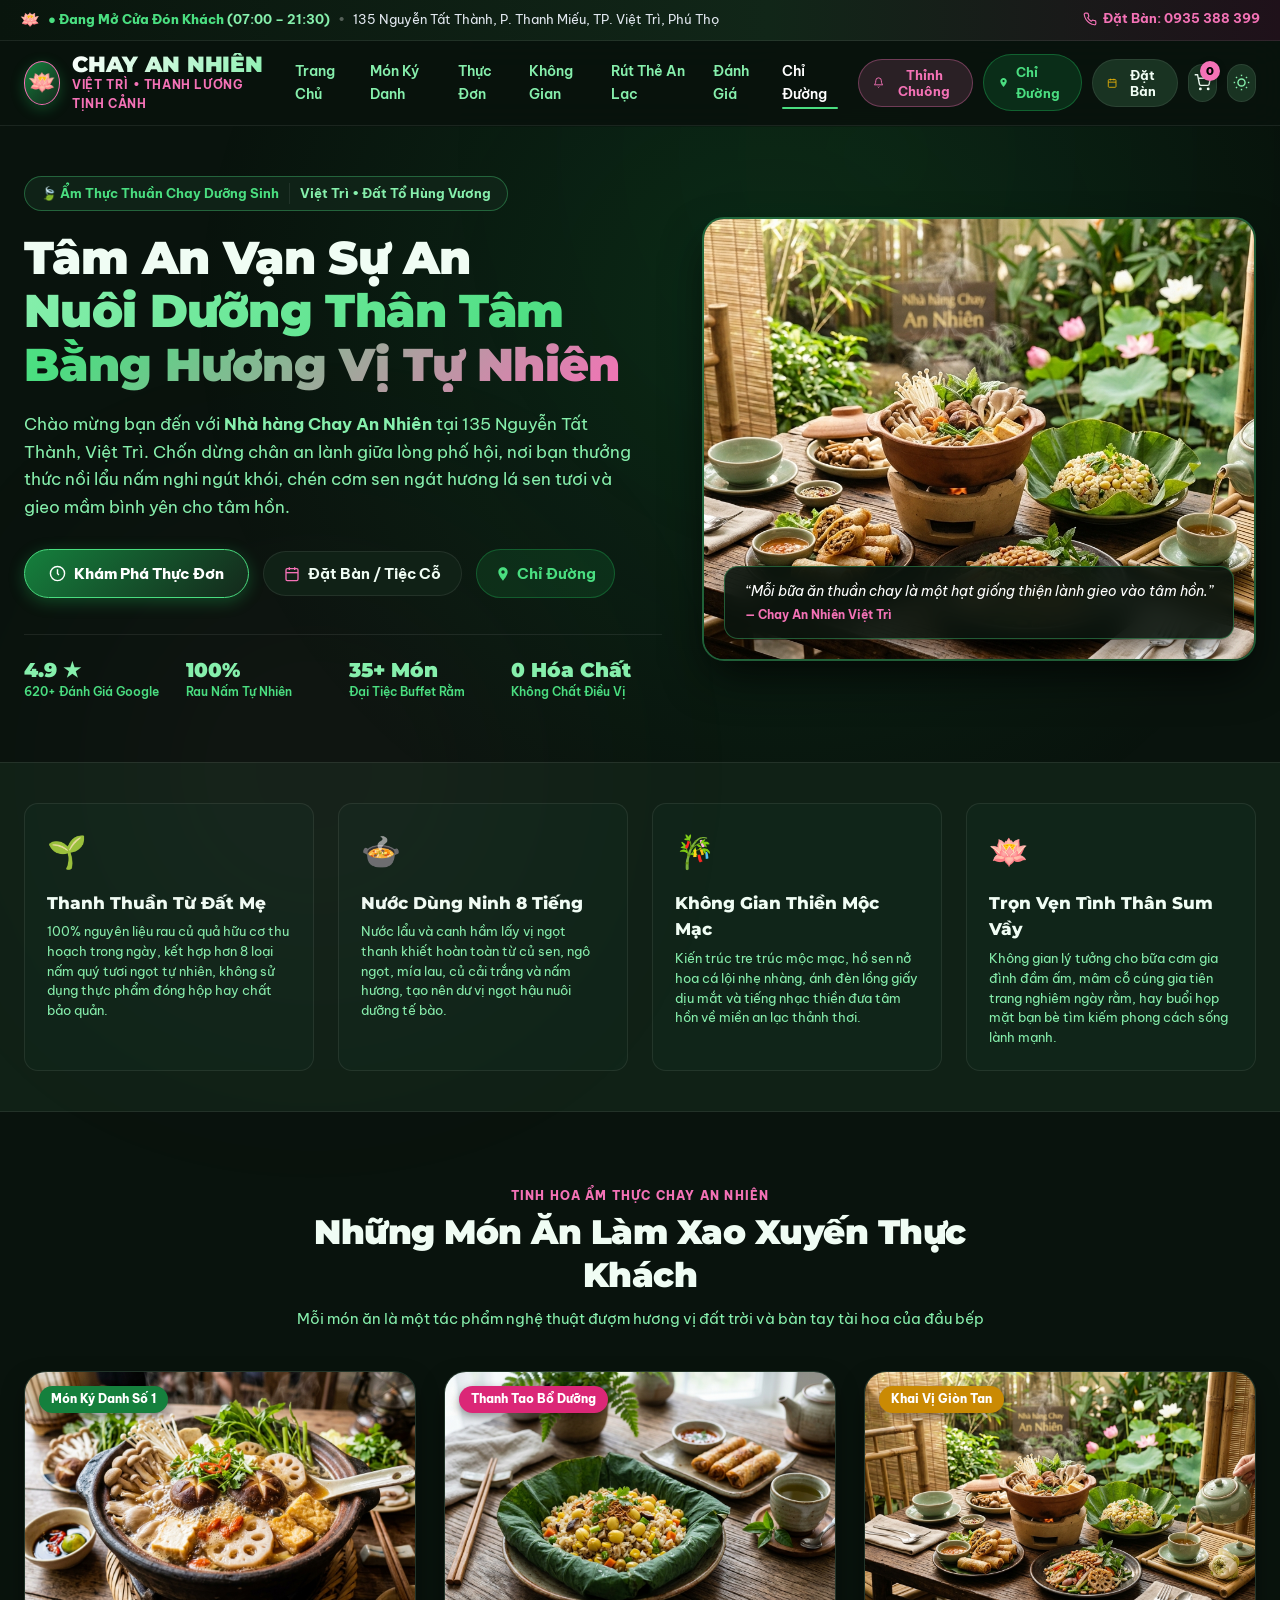
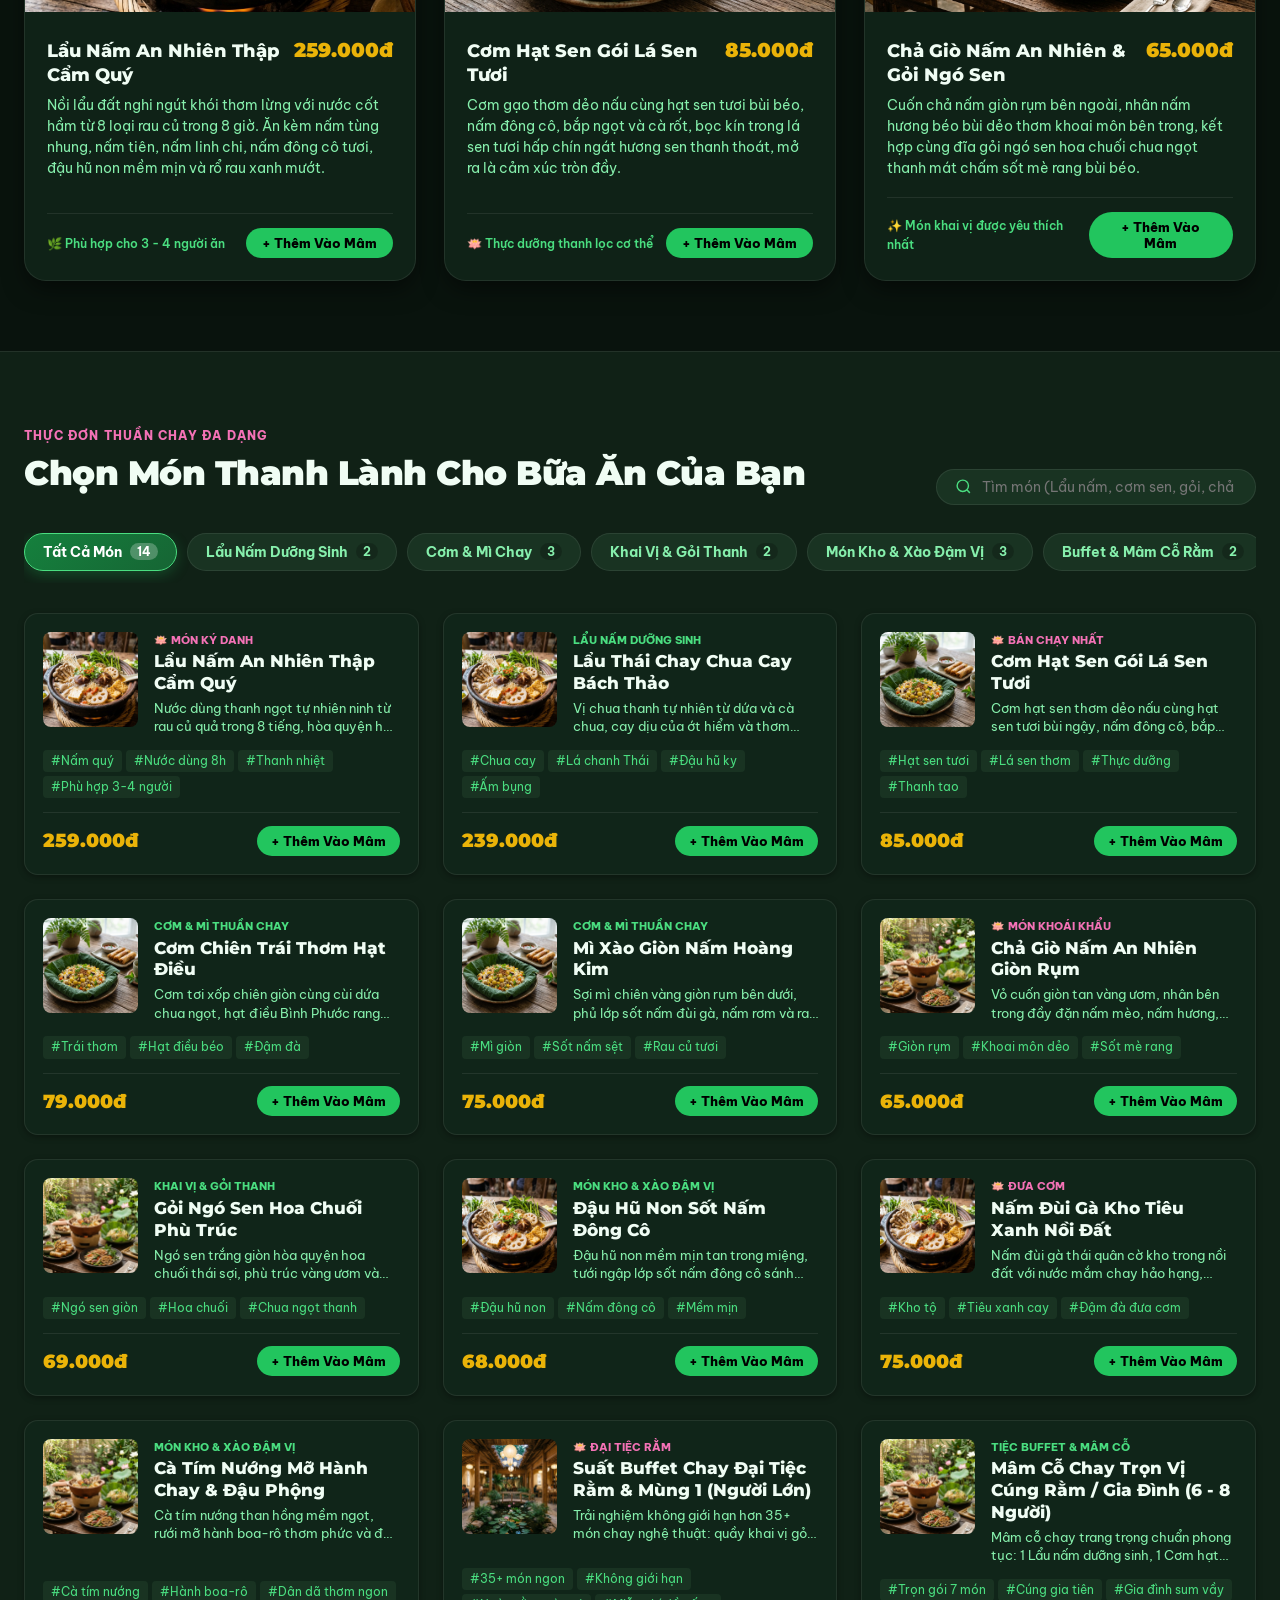
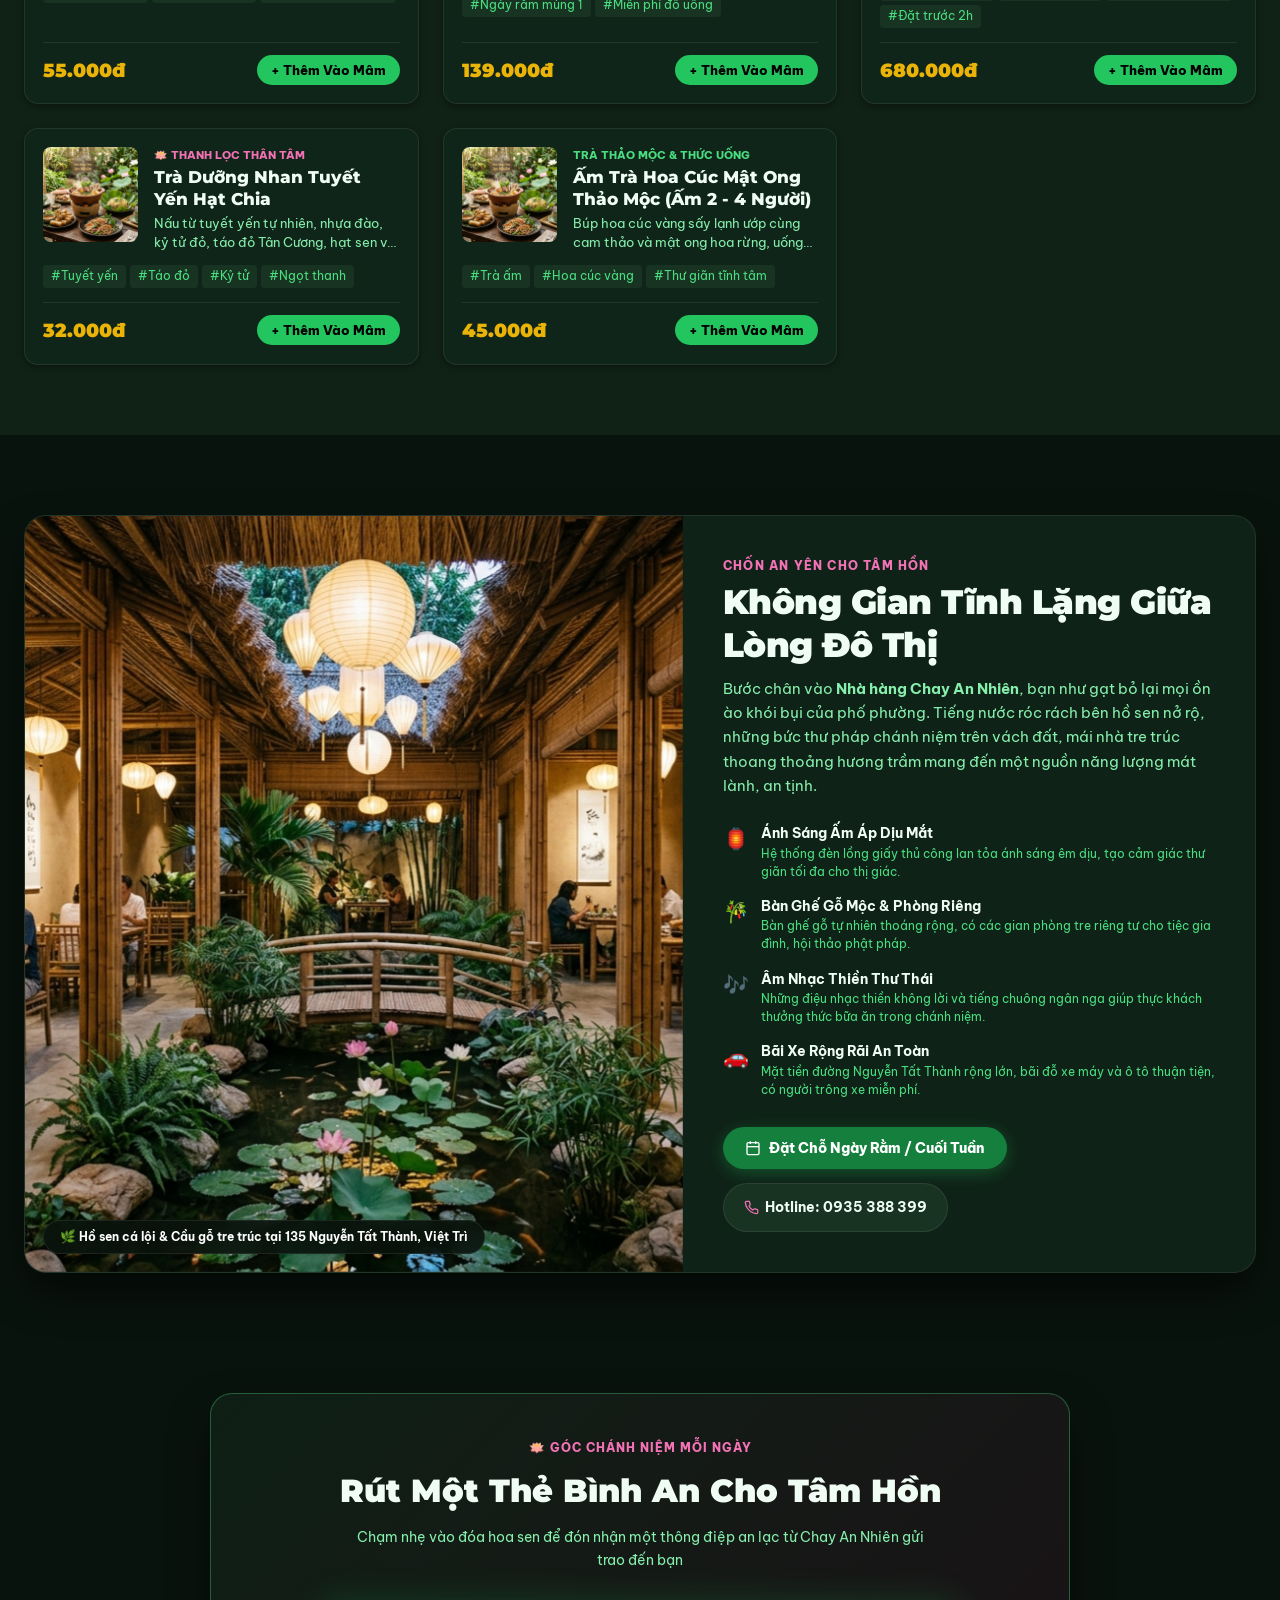
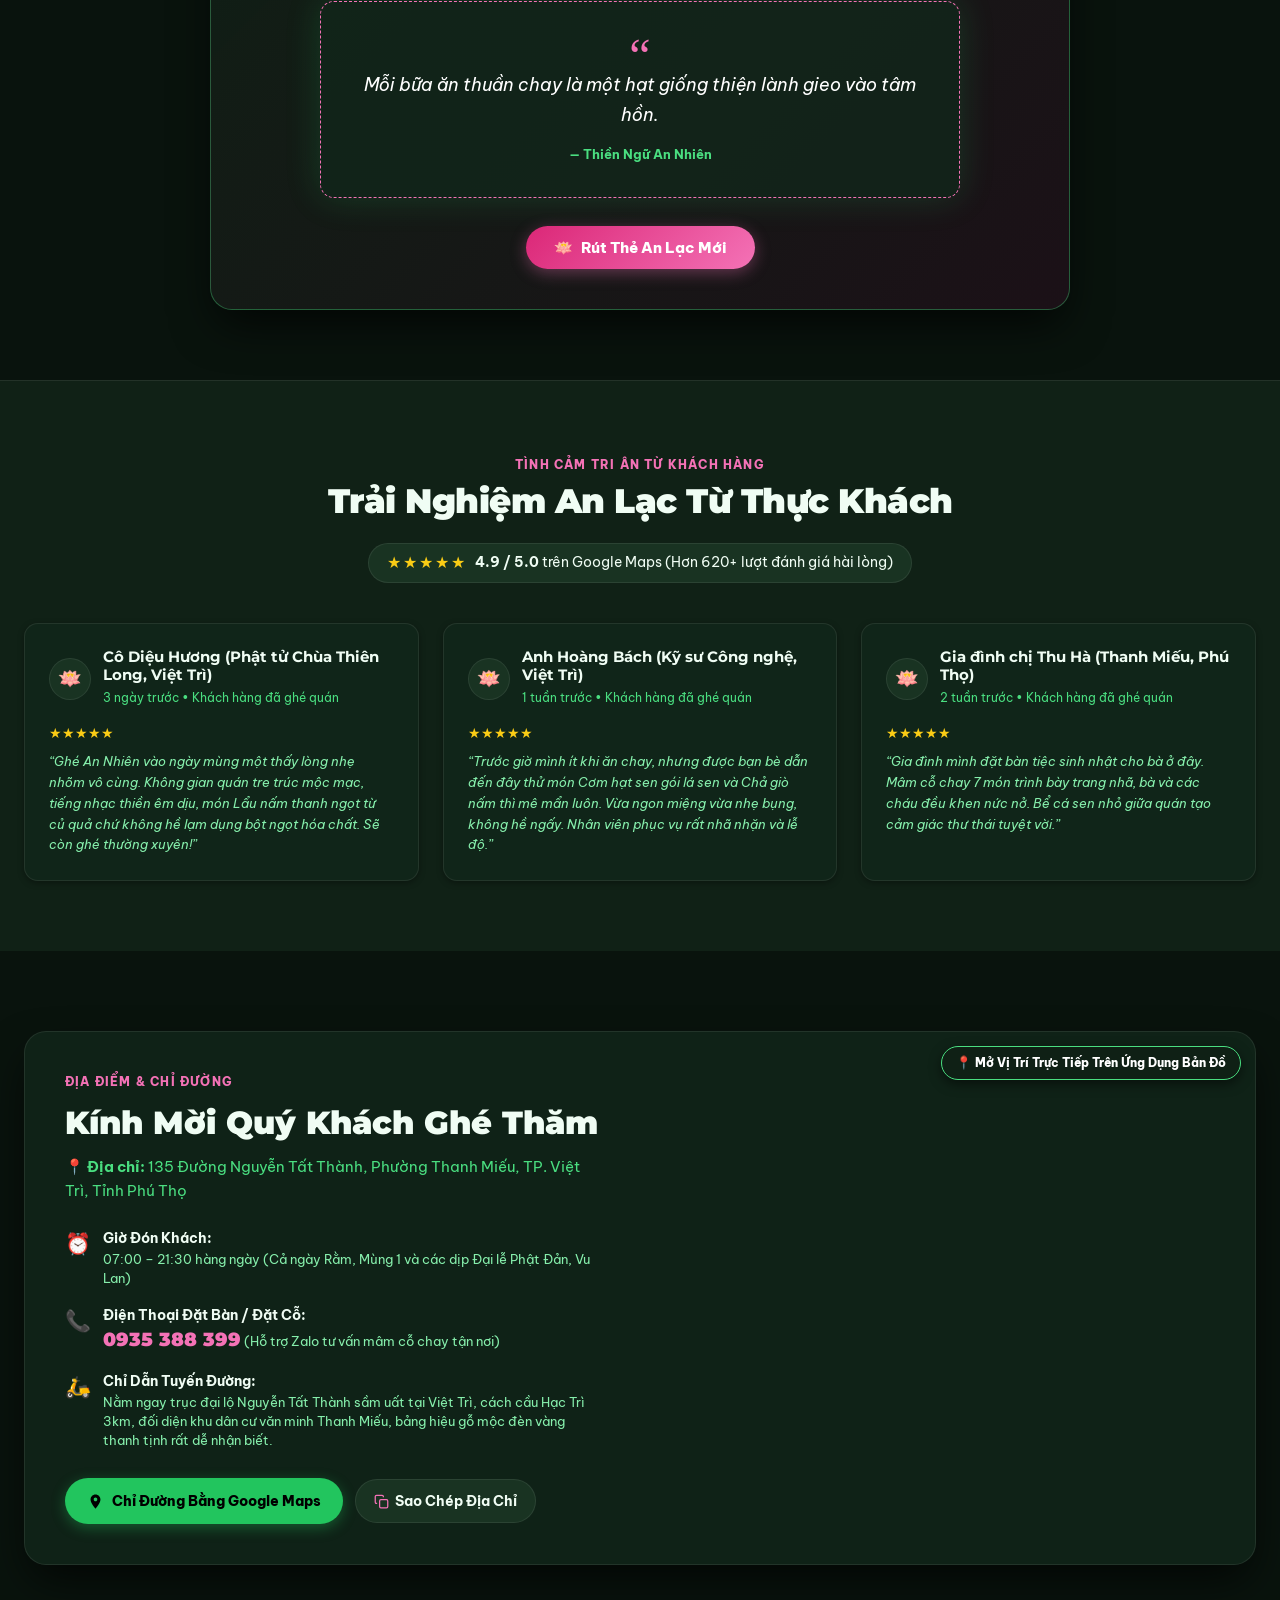
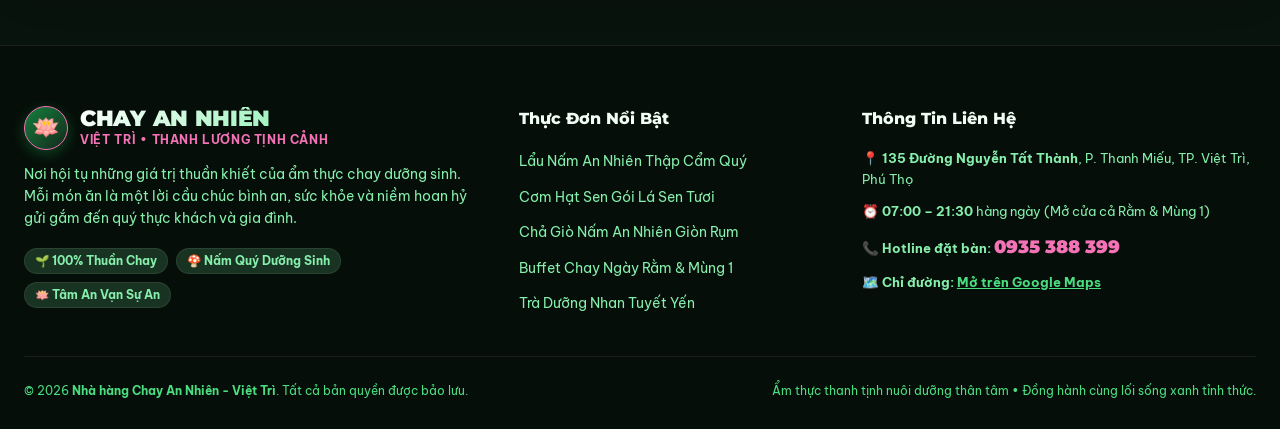
<file: chay-an-nhien/index.html>
<!DOCTYPE html>
<html lang="vi" data-theme="dark">
<head>
  <meta charset="UTF-8">
  <meta name="viewport" content="width=device-width, initial-scale=1.0">
  <title>Nhà hàng Chay An Nhiên - Việt Trì | Không Gian Thanh Tịnh & Ẩm Thực Thuần Chay</title>
  <meta name="description" content="Nhà hàng Chay An Nhiên tại 135 Nguyễn Tất Thành, Việt Trì, Phú Thọ. Chuyên Lẩu nấm dưỡng sinh, Cơm sen gói lá sen, Buffet chay ngày rằm mùng 1 trong không gian tre trúc hồ sen thanh tịnh.">
  <meta property="og:title" content="Nhà hàng Chay An Nhiên - Việt Trì | Tâm An Vạn Sự An">
  <meta property="og:description" content="Thưởng thức hương vị thuần chay tự nhiên, lẩu nấm thanh ngọt, cơm hạt sen thơm lành và tìm về chốn bình yên cho tâm hồn giữa lòng thành phố Việt Trì.">
  <meta property="og:image" content="hero-chay.jpg">
  <link rel="icon" type="image/jpeg" href="hero-chay.jpg">

  <!-- Google Fonts: 100% Native Vietnamese Support (Be Vietnam Pro & Montserrat) -->
  <link rel="preconnect" href="https://fonts.googleapis.com">
  <link rel="preconnect" href="https://fonts.gstatic.com" crossorigin>
  <link href="https://fonts.googleapis.com/css2?family=Be+Vietnam+Pro:ital,wght@0,300;0,400;0,500;0,600;0,700;0,800;0,900;1,400;1,600;1,700&family=Montserrat:ital,wght@0,500;0,600;0,700;0,800;0,900;1,600;1,700&display=swap" rel="stylesheet">

  <link rel="stylesheet" href="style.css">
</head>
<body>

  <!-- Background Ambient Glow & Floating Lotus Elements -->
  <div class="ambient-glow glow-forest"></div>
  <div class="ambient-glow glow-lotus"></div>

  <!-- Top Mindfulness Bar -->
  <aside class="top-zen-bar">
    <div class="zen-bar-container">
      <div class="zen-live-group">
        <span class="zen-lotus-icon">🪷</span>
        <span class="zen-status-text" id="liveOpenStatus">Đang Mở Cửa Đón Khách (07:00 – 21:30)</span>
        <span class="zen-dot">•</span>
        <span class="zen-address-sub">135 Nguyễn Tất Thành, P. Thanh Miếu, TP. Việt Trì, Phú Thọ</span>
      </div>
      <div class="zen-hotline-group">
        <a href="tel:0935388399" class="top-zen-phone">
          <svg viewBox="0 0 24 24" fill="none" stroke="currentColor" stroke-width="2"><path d="M22 16.92v3a2 2 0 0 1-2.18 2 19.79 19.79 0 0 1-8.63-3.07 19.5 19.5 0 0 1-6-6 19.79 19.79 0 0 1-3.07-8.67A2 2 0 0 1 4.11 2h3a2 2 0 0 1 2 1.72 12.84 12.84 0 0 0 .7 2.81 2 2 0 0 1-.45 2.11L8.09 9.91a16 16 0 0 0 6 6l1.27-1.27a2 2 0 0 1 2.11-.45 12.84 12.84 0 0 0 2.81.7A2 2 0 0 1 22 16.92z"></path></svg>
          Đặt Bàn: 0935 388 399
        </a>
      </div>
    </div>
  </aside>

  <!-- Sticky Main Header -->
  <header class="main-header" id="mainHeader">
    <div class="header-container">
      <a href="#" class="brand-logo">
        <div class="lotus-emblem">
          <span class="lotus-flower">🪷</span>
        </div>
        <div class="brand-text">
          <span class="brand-name">CHAY AN NHIÊN</span>
          <span class="brand-sub">Việt Trì • Thanh Lương Tịnh Cảnh</span>
        </div>
      </a>

      <!-- Desktop Navigation Menu -->
      <nav class="nav-links" id="navLinks">
        <a href="#heroSection" class="nav-item active">Trang Chủ</a>
        <a href="#spotlightSection" class="nav-item">Món Ký Danh</a>
        <a href="#menuSection" class="nav-item">Thực Đơn</a>
        <a href="#spaceSection" class="nav-item">Không Gian</a>
        <a href="#mindfulSection" class="nav-item">Rút Thẻ An Lạc</a>
        <a href="#reviewsSection" class="nav-item">Đánh Giá</a>
        <a href="#locationSection" class="nav-item">Chỉ Đường</a>
      </nav>

      <!-- Action Buttons -->
      <div class="header-actions">
        <!-- Interactive Mindfulness Bell Button (Plays gentle Tibetan singing bowl sound) -->
        <button class="btn-zen-bell" id="btnZenBell" title="Thỉnh chuông an lạc (Âm thanh thư giãn thiền định)">
          <svg viewBox="0 0 24 24" fill="none" stroke="currentColor" stroke-width="2">
            <path d="M18 8A6 6 0 0 0 6 8c0 7-3 9-3 9h18s-3-2-3-9"></path>
            <path d="M13.73 21a2 2 0 0 1-3.46 0"></path>
          </svg>
          <span class="bell-text">Thỉnh Chuông</span>
        </button>

        <!-- Google Maps Direction Button -->
        <a href="https://maps.app.goo.gl/jiUzPeL6tQKrjULy9" target="_blank" rel="noopener noreferrer" class="btn-maps-nav" title="Mở bản đồ Google Maps">
          <svg viewBox="0 0 24 24" fill="currentColor"><path d="M12 2C8.13 2 5 5.13 5 9c0 5.25 7 13 7 13s7-7.75 7-13c0-3.87-3.13-7-7-7zm0 9.5c-1.38 0-2.5-1.12-2.5-2.5s1.12-2.5 2.5-2.5 2.5 1.12 2.5 2.5-1.12 2.5-2.5 2.5z"/></svg>
          <span class="btn-nav-text">Chỉ Đường</span>
        </a>

        <!-- Reserve Table Trigger Button -->
        <button class="btn-reserve-nav" id="btnOpenReserveModal">
          <svg viewBox="0 0 24 24" fill="none" stroke="currentColor" stroke-width="2"><rect x="3" y="4" width="18" height="18" rx="2" ry="2"></rect><line x1="16" y1="2" x2="16" y2="6"></line><line x1="8" y1="2" x2="8" y2="6"></line><line x1="3" y1="10" x2="21" y2="10"></line></svg>
          <span class="btn-nav-text">Đặt Bàn</span>
        </button>

        <!-- Cart Tray Trigger Button -->
        <button class="btn-cart-nav" id="btnOpenCartDrawer" title="Xem mâm món ăn đã chọn">
          <svg viewBox="0 0 24 24" fill="none" stroke="currentColor" stroke-width="2">
            <circle cx="9" cy="21" r="1"></circle>
            <circle cx="20" cy="21" r="1"></circle>
            <path d="M1 1h4l2.68 13.39a2 2 0 0 0 2 1.61h9.72a2 2 0 0 0 2-1.61L23 6H6"></path>
          </svg>
          <span class="cart-badge-count" id="cartCountBadge">0</span>
        </button>

        <!-- Theme Toggle -->
        <button class="btn-theme-toggle" id="btnThemeToggle" title="Chuyển chế độ giao diện">
          <svg class="sun-icon" viewBox="0 0 24 24" fill="none" stroke="currentColor" stroke-width="2"><circle cx="12" cy="12" r="5"></circle><line x1="12" y1="1" x2="12" y2="3"></line><line x1="12" y1="21" x2="12" y2="23"></line><line x1="4.22" y1="4.22" x2="5.64" y2="5.64"></line><line x1="18.36" y1="18.36" x2="19.78" y2="19.78"></line><line x1="1" y1="12" x2="3" y2="12"></line><line x1="21" y1="12" x2="23" y2="12"></line><line x1="4.22" y1="19.78" x2="5.64" y2="18.36"></line><line x1="18.36" y1="5.64" x2="19.78" y2="4.22"></line></svg>
          <svg class="moon-icon" viewBox="0 0 24 24" fill="none" stroke="currentColor" stroke-width="2"><path d="M21 12.79A9 9 0 1 1 11.21 3 7 7 0 0 0 21 12.79z"></path></svg>
        </button>
      </div>
    </div>
  </header>

  <main>
    <!-- Hero Section -->
    <section class="hero-section" id="heroSection">
      <div class="hero-container">
        
        <div class="hero-content">
          <div class="hero-tag-pill">
            <span class="pill-leaf">🍃 Ẩm Thực Thuần Chay Dưỡng Sinh</span>
            <span class="pill-city">Việt Trì &bull; Đất Tổ Hùng Vương</span>
          </div>

          <h1 class="hero-title">
            Tâm An Vạn Sự An <br>
            <span class="gradient-zen">Nuôi Dưỡng Thân Tâm Bằng Hương Vị Tự Nhiên</span>
          </h1>

          <p class="hero-desc">
            Chào mừng bạn đến với <strong>Nhà hàng Chay An Nhiên</strong> tại 135 Nguyễn Tất Thành, Việt Trì. Chốn dừng chân an lành giữa lòng phố hội, nơi bạn thưởng thức nồi lẩu nấm nghi ngút khói, chén cơm sen ngát hương lá sen tươi và gieo mầm bình yên cho tâm hồn.
          </p>

          <div class="hero-cta-row">
            <a href="#menuSection" class="btn-zen-primary">
              <svg viewBox="0 0 24 24" fill="none" stroke="currentColor" stroke-width="2"><circle cx="12" cy="12" r="10"></circle><polyline points="12 6 12 12 14 14"></polyline></svg>
              <span>Khám Phá Thực Đơn</span>
            </a>

            <button class="btn-zen-secondary" id="btnHeroReserve">
              <svg viewBox="0 0 24 24" fill="none" stroke="currentColor" stroke-width="2"><rect x="3" y="4" width="18" height="18" rx="2" ry="2"></rect><line x1="16" y1="2" x2="16" y2="6"></line><line x1="8" y1="2" x2="8" y2="6"></line><line x1="3" y1="10" x2="21" y2="10"></line></svg>
              <span>Đặt Bàn / Tiệc Cỗ</span>
            </button>

            <a href="https://maps.app.goo.gl/jiUzPeL6tQKrjULy9" target="_blank" rel="noopener noreferrer" class="btn-zen-map">
              <svg viewBox="0 0 24 24" fill="currentColor"><path d="M12 2C8.13 2 5 5.13 5 9c0 5.25 7 13 7 13s7-7.75 7-13c0-3.87-3.13-7-7-7zm0 9.5c-1.38 0-2.5-1.12-2.5-2.5s1.12-2.5 2.5-2.5 2.5 1.12 2.5 2.5-1.12 2.5-2.5 2.5z"/></svg>
              <span>Chỉ Đường</span>
            </a>
          </div>

          <!-- Hero Metrics -->
          <div class="hero-metrics-grid">
            <div class="metric-item">
              <span class="metric-number">4.9 ★</span>
              <span class="metric-label">620+ Đánh Giá Google</span>
            </div>
            <div class="metric-item">
              <span class="metric-number">100%</span>
              <span class="metric-label">Rau Nấm Tự Nhiên</span>
            </div>
            <div class="metric-item">
              <span class="metric-number">35+ Món</span>
              <span class="metric-label">Đại Tiệc Buffet Rằm</span>
            </div>
            <div class="metric-item">
              <span class="metric-number">0 Hóa Chất</span>
              <span class="metric-label">Không Chất Điều Vị</span>
            </div>
          </div>
        </div>

        <!-- Hero Visual Showcase -->
        <div class="hero-image-wrapper">
          <div class="hero-image-card">
            <img src="hero-chay.jpg" alt="Mâm cỗ chay thanh tịnh tại Nhà hàng Chay An Nhiên Việt Trì" class="hero-main-img">
            <div class="hero-floating-quote">
              <p class="quote-text">&ldquo;Mỗi bữa ăn thuần chay là một hạt giống thiện lành gieo vào tâm hồn.&rdquo;</p>
              <span class="quote-sign">— Chay An Nhiên Việt Trì</span>
            </div>
          </div>
        </div>

      </div>
    </section>

    <!-- Four Pillars of An Nhiên Section -->
    <section class="pillars-section">
      <div class="section-container">
        <div class="pillars-grid">
          <div class="pillar-card">
            <div class="pillar-icon">🌱</div>
            <h3 class="pillar-title">Thanh Thuần Từ Đất Mẹ</h3>
            <p class="pillar-desc">
              100% nguyên liệu rau củ quả hữu cơ thu hoạch trong ngày, kết hợp hơn 8 loại nấm quý tươi ngọt tự nhiên, không sử dụng thực phẩm đóng hộp hay chất bảo quản.
            </p>
          </div>

          <div class="pillar-card">
            <div class="pillar-icon">🍲</div>
            <h3 class="pillar-title">Nước Dùng Ninh 8 Tiếng</h3>
            <p class="pillar-desc">
              Nước lẩu và canh hầm lấy vị ngọt thanh khiết hoàn toàn từ củ sen, ngô ngọt, mía lau, củ cải trắng và nấm hương, tạo nên dư vị ngọt hậu nuôi dưỡng tế bào.
            </p>
          </div>

          <div class="pillar-card">
            <div class="pillar-icon">🎋</div>
            <h3 class="pillar-title">Không Gian Thiền Mộc Mạc</h3>
            <p class="pillar-desc">
              Kiến trúc tre trúc mộc mạc, hồ sen nở hoa cá lội nhẹ nhàng, ánh đèn lồng giấy dịu mắt và tiếng nhạc thiền đưa tâm hồn về miền an lạc thảnh thơi.
            </p>
          </div>

          <div class="pillar-card">
            <div class="pillar-icon">🪷</div>
            <h3 class="pillar-title">Trọn Vẹn Tình Thân Sum Vầy</h3>
            <p class="pillar-desc">
              Không gian lý tưởng cho bữa cơm gia đình đầm ấm, mâm cỗ cúng gia tiên trang nghiêm ngày rằm, hay buổi họp mặt bạn bè tìm kiếm phong cách sống lành mạnh.
            </p>
          </div>
        </div>
      </div>
    </section>

    <!-- Signature Spotlight Dishes Section -->
    <section class="spotlight-section" id="spotlightSection">
      <div class="section-container">
        <div class="section-header-center">
          <span class="section-subtitle">TINH HOA ẨM THỰC CHAY AN NHIÊN</span>
          <h2 class="section-title">Những Món Ăn Làm Xao Xuyến Thực Khách</h2>
          <p class="section-desc">Mỗi món ăn là một tác phẩm nghệ thuật đượm hương vị đất trời và bàn tay tài hoa của đầu bếp</p>
        </div>

        <div class="spotlight-grid">
          <!-- Spotlight Dish 1: Lẩu Nấm Dưỡng Sinh -->
          <article class="spotlight-card">
            <div class="spotlight-img-wrap">
              <img src="lau-nam.jpg" alt="Lẩu Nấm An Nhiên Thập Cẩm Quý" loading="lazy">
              <span class="spotlight-tag">Món Ký Danh Số 1</span>
            </div>
            <div class="spotlight-body">
              <div class="dish-title-row">
                <h3 class="dish-name">Lẩu Nấm An Nhiên Thập Cẩm Quý</h3>
                <span class="dish-price">259.000đ</span>
              </div>
              <p class="dish-desc">
                Nồi lẩu đất nghi ngút khói thơm lừng với nước cốt hầm từ 8 loại rau củ trong 8 giờ. Ăn kèm nấm tùng nhung, nấm tiên, nấm linh chi, nấm đông cô tươi, đậu hũ non mềm mịn và rổ rau xanh mướt.
              </p>
              <div class="spotlight-card-footer">
                <span class="portion-info">🌿 Phù hợp cho 3 - 4 người ăn</span>
                <button class="btn-spotlight-add" data-add-dish="ln-01">
                  <span>+ Thêm Vào Mâm</span>
                </button>
              </div>
            </div>
          </article>

          <!-- Spotlight Dish 2: Cơm Lá Sen -->
          <article class="spotlight-card">
            <div class="spotlight-img-wrap">
              <img src="com-la-sen.jpg" alt="Cơm Hạt Sen Gói Lá Sen Tươi" loading="lazy">
              <span class="spotlight-tag pink">Thanh Tao Bổ Dưỡng</span>
            </div>
            <div class="spotlight-body">
              <div class="dish-title-row">
                <h3 class="dish-name">Cơm Hạt Sen Gói Lá Sen Tươi</h3>
                <span class="dish-price">85.000đ</span>
              </div>
              <p class="dish-desc">
                Cơm gạo thơm dẻo nấu cùng hạt sen tươi bùi béo, nấm đông cô, bắp ngọt và cà rốt, bọc kín trong lá sen tươi hấp chín ngát hương sen thanh thoát, mở ra là cảm xúc tròn đầy.
              </p>
              <div class="spotlight-card-footer">
                <span class="portion-info">🪷 Thực dưỡng thanh lọc cơ thể</span>
                <button class="btn-spotlight-add" data-add-dish="com-01">
                  <span>+ Thêm Vào Mâm</span>
                </button>
              </div>
            </div>
          </article>

          <!-- Spotlight Dish 3: Chả Giò Nấm & Gỏi Ngó Sen -->
          <article class="spotlight-card">
            <div class="spotlight-img-wrap">
              <img src="hero-chay.jpg" alt="Chả Giò Nấm An Nhiên Giòn Rụm" loading="lazy">
              <span class="spotlight-tag gold">Khai Vị Giòn Tan</span>
            </div>
            <div class="spotlight-body">
              <div class="dish-title-row">
                <h3 class="dish-name">Chả Giò Nấm An Nhiên & Gỏi Ngó Sen</h3>
                <span class="dish-price">65.000đ</span>
              </div>
              <p class="dish-desc">
                Cuốn chả nấm giòn rụm bên ngoài, nhân nấm hương béo bùi dẻo thơm khoai môn bên trong, kết hợp cùng đĩa gỏi ngó sen hoa chuối chua ngọt thanh mát chấm sốt mè rang bùi béo.
              </p>
              <div class="spotlight-card-footer">
                <span class="portion-info">✨ Món khai vị được yêu thích nhất</span>
                <button class="btn-spotlight-add" data-add-dish="kh-01">
                  <span>+ Thêm Vào Mâm</span>
                </button>
              </div>
            </div>
          </article>
        </div>
      </div>
    </section>

    <!-- Interactive Menu Section -->
    <section class="menu-section" id="menuSection">
      <div class="section-container">
        <div class="menu-header-flex">
          <div>
            <span class="section-subtitle">THỰC ĐƠN THUẦN CHAY ĐA DẠNG</span>
            <h2 class="section-title">Chọn Món Thanh Lành Cho Bữa Ăn Của Bạn</h2>
          </div>

          <!-- Live Search Input -->
          <div class="menu-search-wrapper">
            <svg viewBox="0 0 24 24" fill="none" stroke="currentColor" stroke-width="2">
              <circle cx="11" cy="11" r="8"></circle>
              <line x1="21" y1="21" x2="16.65" y2="16.65"></line>
            </svg>
            <input type="text" id="menuSearchInput" placeholder="Tìm món (Lẩu nấm, cơm sen, gỏi, chả giò, mâm cỗ, trà...)...">
          </div>
        </div>

        <!-- Category Tabs -->
        <div class="category-pills-bar">
          <div class="category-pills-scroll" id="categoryPills">
            <button class="cat-pill active" data-cat="all">
              <span>Tất Cả Món</span>
              <span class="pill-badge" id="countAll">14</span>
            </button>
            <button class="cat-pill" data-cat="hotpot">
              <span>Lẩu Nấm Dưỡng Sinh</span>
              <span class="pill-badge" id="countHotpot">2</span>
            </button>
            <button class="cat-pill" data-cat="rice-noodle">
              <span>Cơm & Mì Chay</span>
              <span class="pill-badge" id="countRice">3</span>
            </button>
            <button class="cat-pill" data-cat="appetizer">
              <span>Khai Vị & Gỏi Thanh</span>
              <span class="pill-badge" id="countAppetizer">3</span>
            </button>
            <button class="cat-pill" data-cat="main-dish">
              <span>Món Kho & Xào Đậm Vị</span>
              <span class="pill-badge" id="countMain">2</span>
            </button>
            <button class="cat-pill" data-cat="buffet">
              <span>Buffet & Mâm Cỗ Rằm</span>
              <span class="pill-badge" id="countBuffet">2</span>
            </button>
            <button class="cat-pill" data-cat="drinks">
              <span>Trà Thảo Mộc</span>
              <span class="pill-badge" id="countDrinks">2</span>
            </button>
          </div>
        </div>

        <!-- Menu Cards Grid Container -->
        <div class="menu-grid" id="menuGrid">
          <!-- Dynamically populated by app.js -->
        </div>

        <!-- Empty State -->
        <div class="menu-empty-state" id="menuEmptyState" style="display:none;">
          <div class="empty-lotus">🪷</div>
          <h3>Không tìm thấy món ăn phù hợp</h3>
          <p>Hãy thử tìm bằng từ khóa khác hoặc bấm nút bên dưới để xem lại toàn bộ thực đơn.</p>
          <button class="btn-reset-menu" id="btnResetMenu">Xem Toàn Bộ Thực Đơn</button>
        </div>

      </div>
    </section>

    <!-- Zen Restaurant Space Gallery Section -->
    <section class="space-section" id="spaceSection">
      <div class="section-container">
        <div class="space-showcase-card">
          <div class="space-image-side">
            <img src="khong-gian.jpg" alt="Không gian Nhà hàng Chay An Nhiên Việt Trì thanh tịnh bên hồ sen" class="space-hero-image">
            <div class="space-caption-badge">
              <span>🌿 Hồ sen cá lội & Cầu gỗ tre trúc tại 135 Nguyễn Tất Thành, Việt Trì</span>
            </div>
          </div>

          <div class="space-info-side">
            <span class="section-subtitle">CHỐN AN YÊN CHO TÂM HỒN</span>
            <h2 class="section-title">Không Gian Tĩnh Lặng Giữa Lòng Đô Thị</h2>
            <p class="space-text">
              Bước chân vào <strong>Nhà hàng Chay An Nhiên</strong>, bạn như gạt bỏ lại mọi ồn ào khói bụi của phố phường. Tiếng nước róc rách bên hồ sen nở rộ, những bức thư pháp chánh niệm trên vách đất, mái nhà tre trúc thoang thoảng hương trầm mang đến một nguồn năng lượng mát lành, an tịnh.
            </p>

            <div class="space-features-list">
              <div class="s-feat-item">
                <span class="s-feat-icon">🏮</span>
                <div>
                  <strong>Ánh Sáng Ấm Áp Dịu Mắt</strong>
                  <p>Hệ thống đèn lồng giấy thủ công lan tỏa ánh sáng êm dịu, tạo cảm giác thư giãn tối đa cho thị giác.</p>
                </div>
              </div>

              <div class="s-feat-item">
                <span class="s-feat-icon">🎋</span>
                <div>
                  <strong>Bàn Ghế Gỗ Mộc & Phòng Riêng</strong>
                  <p>Bàn ghế gỗ tự nhiên thoáng rộng, có các gian phòng tre riêng tư cho tiệc gia đình, hội thảo phật pháp.</p>
                </div>
              </div>

              <div class="s-feat-item">
                <span class="s-feat-icon">🎶</span>
                <div>
                  <strong>Âm Nhạc Thiền Thư Thái</strong>
                  <p>Những điệu nhạc thiền không lời và tiếng chuông ngân nga giúp thực khách thưởng thức bữa ăn trong chánh niệm.</p>
                </div>
              </div>

              <div class="s-feat-item">
                <span class="s-feat-icon">🚗</span>
                <div>
                  <strong>Bãi Xe Rộng Rãi An Toàn</strong>
                  <p>Mặt tiền đường Nguyễn Tất Thành rộng lớn, bãi đỗ xe máy và ô tô thuận tiện, có người trông xe miễn phí.</p>
                </div>
              </div>
            </div>

            <div class="space-cta-group">
              <button class="btn-space-reserve" id="btnSpaceReserve">
                <svg viewBox="0 0 24 24" fill="none" stroke="currentColor" stroke-width="2"><rect x="3" y="4" width="18" height="18" rx="2" ry="2"></rect><line x1="16" y1="2" x2="16" y2="6"></line><line x1="8" y1="2" x2="8" y2="6"></line><line x1="3" y1="10" x2="21" y2="10"></line></svg>
                <span>Đặt Chỗ Ngày Rằm / Cuối Tuần</span>
              </button>

              <a href="tel:0935388399" class="btn-space-call">
                <svg viewBox="0 0 24 24" fill="none" stroke="currentColor" stroke-width="2"><path d="M22 16.92v3a2 2 0 0 1-2.18 2 19.79 19.79 0 0 1-8.63-3.07 19.5 19.5 0 0 1-6-6 19.79 19.79 0 0 1-3.07-8.67A2 2 0 0 1 4.11 2h3a2 2 0 0 1 2 1.72 12.84 12.84 0 0 0 .7 2.81 2 2 0 0 1-.45 2.11L8.09 9.91a16 16 0 0 0 6 6l1.27-1.27a2 2 0 0 1 2.11-.45 12.84 12.84 0 0 0 2.81.7A2 2 0 0 1 22 16.92z"></path></svg>
                <span>Hotline: 0935 388 399</span>
              </a>
            </div>
          </div>
        </div>
      </div>
    </section>

    <!-- Interactive Feature: Mindful Quote Drawing (Rút Thẻ Bình An) -->
    <section class="mindful-section" id="mindfulSection">
      <div class="section-container">
        <div class="mindful-card">
          <div class="mindful-header">
            <span class="zen-flower-badge">🪷 GÓC CHÁNH NIỆM MỖI NGÀY</span>
            <h2 class="mindful-title">Rút Một Thẻ Bình An Cho Tâm Hồn</h2>
            <p class="mindful-sub">Chạm nhẹ vào đóa hoa sen để đón nhận một thông điệp an lạc từ Chay An Nhiên gửi trao đến bạn</p>
          </div>

          <div class="mindful-card-display" id="mindfulCardDisplay">
            <div class="mindful-quote-content">
              <span class="quote-symbol">&ldquo;</span>
              <p class="active-quote-text" id="activeQuoteText">Mỗi bữa ăn thuần chay là một hạt giống thiện lành gieo vào tâm hồn.</p>
              <span class="active-quote-author" id="activeQuoteAuthor">— Thiền Ngữ An Nhiên</span>
            </div>
          </div>

          <div class="mindful-action-center">
            <button class="btn-draw-card" id="btnDrawCard">
              <span class="draw-icon">🪷</span>
              <span>Rút Thẻ An Lạc Mới</span>
            </button>
          </div>
        </div>
      </div>
    </section>

    <!-- Real Reviews Section (4.9/5 Stars on Google Maps) -->
    <section class="reviews-section" id="reviewsSection">
      <div class="section-container">
        <div class="section-header-center">
          <span class="section-subtitle">TÌNH CẢM TRI ÂN TỪ KHÁCH HÀNG</span>
          <h2 class="section-title">Trải Nghiệm An Lạc Từ Thực Khách</h2>
          <div class="rating-badge-pill">
            <span class="stars-gold">★★★★★</span>
            <span><strong>4.9 / 5.0</strong> trên Google Maps (Hơn 620+ lượt đánh giá hài lòng)</span>
          </div>
        </div>

        <div class="reviews-grid" id="reviewsGrid">
          <!-- Rendered by app.js -->
        </div>
      </div>
    </section>

    <!-- Location & Google Maps Section -->
    <section class="location-section" id="locationSection">
      <div class="section-container">
        <div class="location-wrapper-card">
          <div class="loc-text-col">
            <span class="section-subtitle">ĐỊA ĐIỂM & CHỈ ĐƯỜNG</span>
            <h2 class="loc-title">Kính Mời Quý Khách Ghé Thăm</h2>
            <p class="loc-full-address">
              📍 <strong>Địa chỉ:</strong> 135 Đường Nguyễn Tất Thành, Phường Thanh Miếu, TP. Việt Trì, Tỉnh Phú Thọ
            </p>

            <div class="loc-info-items">
              <div class="loc-info-row">
                <span class="loc-row-icon">⏰</span>
                <div>
                  <strong>Giờ Đón Khách:</strong>
                  <p>07:00 – 21:30 hàng ngày (Cả ngày Rằm, Mùng 1 và các dịp Đại lễ Phật Đản, Vu Lan)</p>
                </div>
              </div>

              <div class="loc-info-row">
                <span class="loc-row-icon">📞</span>
                <div>
                  <strong>Điện Thoại Đặt Bàn / Đặt Cỗ:</strong>
                  <p><a href="tel:0935388399" class="phone-highlight">0935 388 399</a> (Hỗ trợ Zalo tư vấn mâm cỗ chay tận nơi)</p>
                </div>
              </div>

              <div class="loc-info-row">
                <span class="loc-row-icon">🛵</span>
                <div>
                  <strong>Chỉ Dẫn Tuyến Đường:</strong>
                  <p>Nằm ngay trục đại lộ Nguyễn Tất Thành sầm uất tại Việt Trì, cách cầu Hạc Trì 3km, đối diện khu dân cư văn minh Thanh Miếu, bảng hiệu gỗ mộc đèn vàng thanh tịnh rất dễ nhận biết.</p>
                </div>
              </div>
            </div>

            <div class="loc-btns-row">
              <a href="https://maps.app.goo.gl/jiUzPeL6tQKrjULy9" target="_blank" rel="noopener noreferrer" class="btn-maps-action">
                <svg viewBox="0 0 24 24" fill="currentColor"><path d="M12 2C8.13 2 5 5.13 5 9c0 5.25 7 13 7 13s7-7.75 7-13c0-3.87-3.13-7-7-7zm0 9.5c-1.38 0-2.5-1.12-2.5-2.5s1.12-2.5 2.5-2.5 2.5 1.12 2.5 2.5-1.12 2.5-2.5 2.5z"/></svg>
                <span>Chỉ Đường Bằng Google Maps</span>
              </a>

              <button class="btn-copy-loc" id="btnCopyAddress">
                <svg viewBox="0 0 24 24" fill="none" stroke="currentColor" stroke-width="2"><rect x="9" y="9" width="13" height="13" rx="2" ry="2"></rect><path d="M5 15H4a2 2 0 0 1-2-2V4a2 2 0 0 1 2-2h9a2 2 0 0 1 2 2v1"></path></svg>
                <span>Sao Chép Địa Chỉ</span>
              </button>
            </div>
          </div>

          <!-- Google Maps Embed Pane -->
          <div class="loc-map-col">
            <div class="map-frame">
              <iframe 
                src="https://www.google.com/maps/embed?pb=!1m18!1m12!1m3!1d3720.892095908044!2d105.41765017585507!3d21.15765948332159!2m3!1f0!2f0!3f0!3m2!1i1024!2i768!4f13.1!3m3!1m2!1s0x3134f3004cde92c3%3A0x8f95722a1bc549c9!2zTmjDoCBow6BuZyBDaGF5IEFuIE5oacOqbiAtIFZp4buHdCBUcsOs!5e0!3m2!1svi!2s!4v1714500000000!5m2!1svi!2s" 
                width="100%" 
                height="100%" 
                style="border:0;" 
                allowfullscreen="" 
                loading="lazy" 
                referrerpolicy="no-referrer-when-downgrade"
                title="Bản đồ vị trí Nhà hàng Chay An Nhiên Việt Trì">
              </iframe>
              <a href="https://maps.app.goo.gl/jiUzPeL6tQKrjULy9" target="_blank" rel="noopener noreferrer" class="map-floating-pin">
                <span>📍 Mở Vị Trí Trực Tiếp Trên Ứng Dụng Bản Đồ</span>
              </a>
            </div>
          </div>
        </div>
      </div>
    </section>
  </main>

  <!-- Sticky Cart / Mâm Món Ăn Slide-in Drawer -->
  <div class="cart-drawer-overlay" id="cartDrawerOverlay" aria-hidden="true">
    <div class="cart-drawer-panel" role="dialog" aria-modal="true" aria-labelledby="cartDrawerTitle">
      <div class="cart-drawer-header">
        <div class="drawer-header-title">
          <span class="zen-lotus-badge">🪷</span>
          <h3 id="cartDrawerTitle">Mâm Món Ăn Đã Chọn</h3>
        </div>
        <button class="cart-drawer-close" id="btnCloseCartDrawer">&times;</button>
      </div>

      <div class="cart-drawer-body" id="cartItemsContainer">
        <!-- Injected by app.js -->
      </div>

      <div class="cart-drawer-footer">
        <div class="cart-total-line">
          <span>Tổng Tạm Tính:</span>
          <span class="cart-total-amount" id="cartTotalAmount">0đ</span>
        </div>
        <p class="cart-zen-note">🌱 Thực đơn thuần chay tự nhiên, nêm nếm thanh sạch nuôi dưỡng thân tâm.</p>
        
        <div class="cart-order-actions">
          <button class="btn-zalo-checkout" id="btnCheckoutZalo">
            <span class="zalo-tag">Zalo</span>
            <span>Gửi Thực Đơn Qua Zalo (0935 388 399)</span>
          </button>
          <a href="tel:0935388399" class="btn-call-checkout">
            <svg viewBox="0 0 24 24" fill="none" stroke="currentColor" stroke-width="2"><path d="M22 16.92v3a2 2 0 0 1-2.18 2 19.79 19.79 0 0 1-8.63-3.07 19.5 19.5 0 0 1-6-6 19.79 19.79 0 0 1-3.07-8.67A2 2 0 0 1 4.11 2h3a2 2 0 0 1 2 1.72 12.84 12.84 0 0 0 .7 2.81 2 2 0 0 1-.45 2.11L8.09 9.91a16 16 0 0 0 6 6l1.27-1.27a2 2 0 0 1 2.11-.45 12.84 12.84 0 0 0 2.81.7A2 2 0 0 1 22 16.92z"></path></svg>
            <span>Gọi Hotline Để Xác Nhận Mâm Cỗ</span>
          </a>
        </div>
      </div>
    </div>
  </div>

  <!-- Table Reservation Modal -->
  <div class="modal-overlay" id="reserveModalOverlay" aria-hidden="true">
    <div class="reserve-modal-card" role="dialog" aria-modal="true" aria-labelledby="modalReserveTitle">
      <div class="reserve-head">
        <div>
          <span class="zen-flower-tag">🪷 ĐẶT BÀN & MÂM CỖ CHAY</span>
          <h3 id="modalReserveTitle" class="reserve-title">Đặt Chỗ Trước Tại Chay An Nhiên</h3>
        </div>
        <button class="reserve-close" id="btnCloseReserveModal">&times;</button>
      </div>

      <form class="reserve-form" id="reserveForm">
        <div class="form-grid">
          <div class="form-group">
            <label for="resName">Họ và Tên (*):</label>
            <input type="text" id="resName" placeholder="VD: Cô Minh Tuệ, Anh Hoàng..." required>
          </div>

          <div class="form-group">
            <label for="resPhone">Số Điện Thoại (*):</label>
            <input type="tel" id="resPhone" placeholder="VD: 0935 xxx xxx" required>
          </div>

          <div class="form-group">
            <label for="resGuests">Số lượng thực khách (*):</label>
            <select id="resGuests">
              <option value="2">1 - 2 Người (Cặp đôi/Thanh tịnh)</option>
              <option value="4" selected>3 - 4 Người (Gia đình)</option>
              <option value="8">6 - 8 Người (Mâm cỗ sum vầy)</option>
              <option value="15">Trên 10 Người (Đoàn Phật tử / Hội nghị)</option>
            </select>
          </div>

          <div class="form-group">
            <label for="resType">Loại hình đặt bàn:</label>
            <select id="resType">
              <option value="daily">Bữa ăn gia đình thông thường</option>
              <option value="buffet">Tiệc Buffet Ngày Rằm / Mùng 1</option>
              <option value="co-chay">Mâm cỗ chay cúng gia tiên mang về</option>
              <option value="party">Tiệc sinh nhật / Báo hiếu</option>
            </select>
          </div>

          <div class="form-group full-col">
            <label for="resTime">Thời Gian Dự Kiến Đến (*):</label>
            <input type="datetime-local" id="resTime" required>
          </div>
        </div>

        <div class="form-group">
          <label for="resNote">Ghi chú khẩu vị / Nhu cầu đặc biệt:</label>
          <textarea id="resNote" rows="2" placeholder="VD: Đặt 1 nồi Lẩu nấm đặc biệt, ăn thực dưỡng ít dầu mỡ, chuẩn bị phòng riêng yên tĩnh..."></textarea>
        </div>

        <div class="reserve-footer">
          <p class="reserve-note">
            🌿 Nhà hàng giữ bàn trong 20 phút. Nếu quý khách có thay đổi lịch trình, xin vui lòng gọi hotline <strong>0935 388 399</strong> để nhà hàng chuẩn bị chu đáo nhất.
          </p>
          <button type="submit" class="btn-submit-reserve">
            Xác Nhận Đặt Bàn Ngay
          </button>
        </div>
      </form>
    </div>
  </div>

  <!-- Toast Container -->
  <div class="toast-container" id="toastContainer" aria-live="polite"></div>

  <!-- Main Footer -->
  <footer class="main-footer">
    <div class="footer-container">
      <div class="footer-top">
        
        <div class="footer-brand-col">
          <div class="brand-logo">
            <div class="lotus-emblem">
              <span class="lotus-flower">🪷</span>
            </div>
            <div class="brand-text">
              <span class="brand-name">CHAY AN NHIÊN</span>
              <span class="brand-sub">Việt Trì • Thanh Lương Tịnh Cảnh</span>
            </div>
          </div>
          <p class="footer-bio">
            Nơi hội tụ những giá trị thuần khiết của ẩm thực chay dưỡng sinh. Mỗi món ăn là một lời cầu chúc bình an, sức khỏe và niềm hoan hỷ gửi gắm đến quý thực khách và gia đình.
          </p>
          <div class="footer-badges-list">
            <span class="f-pill">🌱 100% Thuần Chay</span>
            <span class="f-pill">🍄 Nấm Quý Dưỡng Sinh</span>
            <span class="f-pill">🪷 Tâm An Vạn Sự An</span>
          </div>
        </div>

        <div class="footer-links-col">
          <h4>Thực Đơn Nổi Bật</h4>
          <ul>
            <li><a href="#menuSection">Lẩu Nấm An Nhiên Thập Cẩm Quý</a></li>
            <li><a href="#menuSection">Cơm Hạt Sen Gói Lá Sen Tươi</a></li>
            <li><a href="#menuSection">Chả Giò Nấm An Nhiên Giòn Rụm</a></li>
            <li><a href="#menuSection">Buffet Chay Ngày Rằm & Mùng 1</a></li>
            <li><a href="#menuSection">Trà Dưỡng Nhan Tuyết Yến</a></li>
          </ul>
        </div>

        <div class="footer-contact-col">
          <h4>Thông Tin Liên Hệ</h4>
          <div class="contact-card">
            <p>📍 <strong>135 Đường Nguyễn Tất Thành</strong>, P. Thanh Miếu, TP. Việt Trì, Phú Thọ</p>
            <p>⏰ <strong>07:00 – 21:30</strong> hàng ngày (Mở cửa cả Rằm & Mùng 1)</p>
            <p>📞 <strong>Hotline đặt bàn:</strong> <a href="tel:0935388399" class="gold-phone">0935 388 399</a></p>
            <p>🗺️ <strong>Chỉ đường:</strong> <a href="https://maps.app.goo.gl/jiUzPeL6tQKrjULy9" target="_blank" rel="noopener noreferrer" class="maps-link-footer">Mở trên Google Maps</a></p>
          </div>
        </div>

      </div>

      <div class="footer-bottom">
        <p>&copy; 2026 <strong>Nhà hàng Chay An Nhiên - Việt Trì</strong>. Tất cả bản quyền được bảo lưu.</p>
        <p class="footer-subtext">Ẩm thực thanh tịnh nuôi dưỡng thân tâm • Đồng hành cùng lối sống xanh tỉnh thức.</p>
      </div>
    </div>
  </footer>

  <script src="data.js"></script>
  <script src="app.js"></script>
</body>
</html>
</file>
<file: chay-an-nhien/style.css>
@charset "UTF-8";

/* ==========================================================================
   NHÀ HÀNG CHAY AN NHIÊN - VIỆT TRÌ
   Design System: Zen Botanical & Lotus Harmony, Peaceful Warm Atmosphere
   Typography: Be Vietnam Pro & Montserrat (100% Native Vietnamese Support)
   ========================================================================== */

:root {
  /* Brand Zen Botanical Palette */
  --zen-forest: #14281b;
  --zen-moss: #22c55e;
  --zen-leaf: #4ade80;
  --zen-emerald: #15803d;
  --zen-sage: #86efac;

  --lotus-pink: #f472b6;
  --lotus-glow: rgba(244, 114, 182, 0.35);
  --lotus-deep: #db2777;
  --lotus-petal: #fce7f3;

  --wood-gold: #eab308;
  --wood-warm: #d4a373;
  --wood-sand: #faedcd;

  /* Dark Zen Theme (Default) */
  --bg-main: #09130d;
  --bg-surface: #102116;
  --bg-card: rgba(18, 38, 26, 0.82);
  --bg-subtle: #193322;
  --border-subtle: rgba(255, 255, 255, 0.08);
  --border-card-hover: rgba(74, 222, 128, 0.35);

  --text-main: #f0fdf4;
  --text-muted: #86efac;
  --text-dim: #4ade80;
  --text-gold: #fef08a;

  --shadow-sm: 0 2px 6px rgba(0, 0, 0, 0.35);
  --shadow-md: 0 10px 25px -4px rgba(0, 0, 0, 0.55);
  --shadow-lg: 0 20px 45px -8px rgba(0, 0, 0, 0.75);
  --shadow-zen: 0 0 35px rgba(34, 197, 94, 0.2);

  --font-heading: 'Montserrat', 'Be Vietnam Pro', -apple-system, BlinkMacSystemFont, 'Segoe UI', Roboto, sans-serif;
  --font-body: 'Be Vietnam Pro', -apple-system, BlinkMacSystemFont, 'Segoe UI', Roboto, sans-serif;

  --radius-sm: 8px;
  --radius-md: 14px;
  --radius-lg: 22px;
  --radius-full: 9999px;

  --transition: all 0.28s cubic-bezier(0.16, 1, 0.3, 1);
}

/* Light Theme Variables */
[data-theme="light"] {
  --bg-main: #f8faf6;
  --bg-surface: #ffffff;
  --bg-card: rgba(255, 255, 255, 0.95);
  --bg-subtle: #eef5eb;
  --border-subtle: #dbe7d5;
  --border-card-hover: rgba(45, 90, 39, 0.4);

  --text-main: #132717;
  --text-muted: #2d5a27;
  --text-dim: #4b7a44;
  --text-gold: #854d0e;

  --shadow-sm: 0 2px 6px rgba(0, 0, 0, 0.05);
  --shadow-md: 0 10px 25px -4px rgba(0, 0, 0, 0.08);
  --shadow-lg: 0 20px 45px -8px rgba(0, 0, 0, 0.12);
  --shadow-zen: 0 0 35px rgba(45, 90, 39, 0.15);
}

/* ==========================================================================
   RESET & FOUNDATIONS
   ========================================================================== */
*, *::before, *::after {
  box-sizing: border-box;
  margin: 0;
  padding: 0;
}

html {
  scroll-behavior: smooth;
  font-size: 16px;
}

body {
  font-family: var(--font-body);
  background-color: var(--bg-main);
  color: var(--text-main);
  line-height: 1.6;
  min-height: 100vh;
  position: relative;
  overflow-x: hidden;
  transition: background-color 0.35s ease, color 0.35s ease;
  -webkit-font-smoothing: antialiased;
  -moz-osx-font-smoothing: grayscale;
  text-rendering: optimizeLegibility;
}

a {
  color: inherit;
  text-decoration: none;
}

button, input, select, textarea {
  font-family: inherit;
}

button {
  cursor: pointer;
  border: none;
  background: none;
}

/* ==========================================================================
   AMBIENT GLOWS
   ========================================================================== */
.ambient-glow {
  position: fixed;
  border-radius: 50%;
  pointer-events: none;
  z-index: 0;
  filter: blur(140px);
  opacity: 0.35;
}

.glow-forest {
  top: -120px;
  right: 10%;
  width: 550px;
  height: 550px;
  background: radial-gradient(circle, rgba(34, 197, 94, 0.3) 0%, transparent 70%);
}

.glow-lotus {
  bottom: -120px;
  left: 5%;
  width: 500px;
  height: 500px;
  background: radial-gradient(circle, var(--lotus-glow) 0%, transparent 70%);
}

/* ==========================================================================
   TOP ZEN MINDFULNESS BAR
   ========================================================================== */
.top-zen-bar {
  background: linear-gradient(90deg, #09150d 0%, #112618 60%, #1f111a 100%);
  border-bottom: 1px solid var(--border-subtle);
  color: #ffffff;
  padding: 7px 20px;
  font-size: 0.82rem;
  position: relative;
  z-index: 100;
}

.zen-bar-container {
  max-width: 1280px;
  margin: 0 auto;
  display: flex;
  align-items: center;
  justify-content: space-between;
  gap: 16px;
  flex-wrap: wrap;
}

.zen-live-group {
  display: flex;
  align-items: center;
  gap: 8px;
  flex-wrap: wrap;
}

.zen-lotus-icon {
  font-size: 1rem;
}

.zen-status-text {
  font-weight: 700;
  color: #86efac;
}

.zen-dot {
  color: rgba(255, 255, 255, 0.3);
}

.zen-address-sub {
  color: #e2e8f0;
}

.top-zen-phone {
  display: inline-flex;
  align-items: center;
  gap: 6px;
  color: var(--lotus-pink);
  font-weight: 700;
  font-size: 0.84rem;
  transition: var(--transition);
}

.top-zen-phone svg {
  width: 14px;
  height: 14px;
}

.top-zen-phone:hover {
  color: #ffffff;
}

/* ==========================================================================
   MAIN HEADER & NAVIGATION
   ========================================================================== */
.main-header {
  position: sticky;
  top: 0;
  z-index: 90;
  background: rgba(9, 19, 13, 0.88);
  backdrop-filter: blur(16px);
  -webkit-backdrop-filter: blur(16px);
  border-bottom: 1px solid var(--border-subtle);
  transition: var(--transition);
}

[data-theme="light"] .main-header {
  background: rgba(252, 253, 250, 0.92);
}

.header-container {
  max-width: 1280px;
  margin: 0 auto;
  padding: 12px 24px;
  display: flex;
  align-items: center;
  justify-content: space-between;
  gap: 20px;
}

.brand-logo {
  display: flex;
  align-items: center;
  gap: 12px;
}

.lotus-emblem {
  width: 44px;
  height: 44px;
  background: linear-gradient(135deg, var(--zen-emerald) 0%, var(--zen-forest) 100%);
  border-radius: 50%;
  display: flex;
  align-items: center;
  justify-content: center;
  box-shadow: 0 4px 14px rgba(34, 197, 94, 0.3);
  border: 1.5px solid var(--lotus-pink);
  font-size: 1.4rem;
}

.brand-text {
  display: flex;
  flex-direction: column;
}

.brand-name {
  font-family: var(--font-heading);
  font-size: 1.35rem;
  font-weight: 900;
  letter-spacing: -0.3px;
  line-height: 1.1;
  background: linear-gradient(135deg, #ffffff 0%, var(--zen-sage) 100%);
  -webkit-background-clip: text;
  -webkit-text-fill-color: transparent;
}

[data-theme="light"] .brand-name {
  background: linear-gradient(135deg, #14532d 0%, #15803d 100%);
  -webkit-background-clip: text;
  -webkit-text-fill-color: transparent;
}

.brand-sub {
  font-size: 0.72rem;
  color: var(--lotus-pink);
  font-weight: 700;
  text-transform: uppercase;
  letter-spacing: 0.6px;
}

/* Nav Menu */
.nav-links {
  display: flex;
  align-items: center;
  gap: 20px;
}

.nav-item {
  font-size: 0.88rem;
  font-weight: 600;
  color: var(--text-muted);
  transition: var(--transition);
  position: relative;
  padding: 4px 0;
}

.nav-item:hover, .nav-item.active {
  color: #ffffff;
}

[data-theme="light"] .nav-item:hover, [data-theme="light"] .nav-item.active {
  color: var(--zen-emerald);
}

.nav-item.active::after {
  content: '';
  position: absolute;
  bottom: 0;
  left: 0;
  width: 100%;
  height: 2px;
  background: var(--zen-leaf);
  border-radius: 2px;
}

/* Header Actions */
.header-actions {
  display: flex;
  align-items: center;
  gap: 10px;
}

.btn-zen-bell {
  display: inline-flex;
  align-items: center;
  gap: 6px;
  background: rgba(244, 114, 182, 0.15);
  border: 1px solid rgba(244, 114, 182, 0.35);
  color: var(--lotus-pink);
  padding: 7px 14px;
  border-radius: var(--radius-full);
  font-size: 0.8rem;
  font-weight: 700;
  transition: var(--transition);
}

.btn-zen-bell svg {
  width: 15px;
  height: 15px;
}

.btn-zen-bell:hover {
  background: var(--lotus-pink);
  color: #000000;
  transform: translateY(-1px);
}

.btn-maps-nav {
  display: inline-flex;
  align-items: center;
  gap: 6px;
  background: rgba(34, 197, 94, 0.15);
  border: 1px solid rgba(34, 197, 94, 0.35);
  color: var(--zen-leaf);
  padding: 7px 14px;
  border-radius: var(--radius-full);
  font-size: 0.8rem;
  font-weight: 700;
  transition: var(--transition);
}

.btn-maps-nav svg {
  width: 15px;
  height: 15px;
}

.btn-maps-nav:hover {
  background: var(--zen-moss);
  color: #000000;
  transform: translateY(-1px);
}

.btn-reserve-nav {
  display: inline-flex;
  align-items: center;
  gap: 6px;
  background: var(--bg-subtle);
  border: 1px solid var(--border-subtle);
  color: var(--text-main);
  padding: 7px 14px;
  border-radius: var(--radius-full);
  font-size: 0.8rem;
  font-weight: 700;
  transition: var(--transition);
}

.btn-reserve-nav svg {
  width: 14px;
  height: 14px;
  color: var(--wood-gold);
}

.btn-reserve-nav:hover {
  background: var(--zen-emerald);
  color: #ffffff;
  border-color: var(--zen-emerald);
}

.btn-cart-nav {
  position: relative;
  width: 38px;
  height: 38px;
  border-radius: var(--radius-full);
  background: var(--bg-subtle);
  border: 1px solid var(--border-subtle);
  display: flex;
  align-items: center;
  justify-content: center;
  color: var(--text-main);
  transition: var(--transition);
}

.btn-cart-nav svg {
  width: 17px;
  height: 17px;
}

.btn-cart-nav:hover {
  background: var(--zen-moss);
  color: #000000;
}

.cart-badge-count {
  position: absolute;
  top: -4px;
  right: -4px;
  background: var(--lotus-pink);
  color: #000000;
  font-size: 0.7rem;
  font-weight: 900;
  width: 20px;
  height: 20px;
  border-radius: 50%;
  display: flex;
  align-items: center;
  justify-content: center;
  box-shadow: 0 2px 6px rgba(0, 0, 0, 0.4);
}

.btn-theme-toggle {
  width: 38px;
  height: 38px;
  border-radius: var(--radius-full);
  background: var(--bg-subtle);
  border: 1px solid var(--border-subtle);
  display: flex;
  align-items: center;
  justify-content: center;
  color: var(--text-muted);
  transition: var(--transition);
}

.btn-theme-toggle:hover {
  color: var(--wood-gold);
  transform: rotate(20deg);
}

.btn-theme-toggle svg {
  width: 17px;
  height: 17px;
}

.sun-icon { display: block; }
.moon-icon { display: none; }

[data-theme="light"] .sun-icon { display: none; }
[data-theme="light"] .moon-icon { display: block; color: var(--zen-emerald); }

/* ==========================================================================
   HERO SECTION
   ========================================================================== */
.hero-section {
  position: relative;
  padding: 50px 24px 60px;
  background: radial-gradient(circle at 60% 30%, rgba(34, 197, 94, 0.12) 0%, transparent 65%);
  overflow: hidden;
}

.hero-container {
  max-width: 1280px;
  margin: 0 auto;
  display: grid;
  grid-template-columns: 1.15fr 1fr;
  align-items: center;
  gap: 40px;
  position: relative;
  z-index: 1;
}

.hero-tag-pill {
  display: inline-flex;
  align-items: center;
  gap: 10px;
  background: var(--bg-card);
  border: 1px solid var(--border-card-hover);
  padding: 6px 16px;
  border-radius: var(--radius-full);
  font-size: 0.8rem;
  font-weight: 700;
  margin-bottom: 20px;
  flex-wrap: wrap;
}

.pill-leaf {
  color: var(--zen-leaf);
}

.pill-city {
  color: var(--text-muted);
  border-left: 1px solid var(--border-subtle);
  padding-left: 10px;
}

.hero-title {
  font-family: var(--font-heading);
  font-size: 2.85rem;
  font-weight: 900;
  line-height: 1.18;
  letter-spacing: -0.6px;
  margin-bottom: 18px;
}

.gradient-zen {
  background: linear-gradient(135deg, #86efac 0%, #4ade80 50%, var(--lotus-pink) 100%);
  -webkit-background-clip: text;
  -webkit-text-fill-color: transparent;
}

[data-theme="light"] .gradient-zen {
  background: linear-gradient(135deg, #15803d 0%, #16a34a 50%, #db2777 100%);
  -webkit-background-clip: text;
  -webkit-text-fill-color: transparent;
}

.hero-desc {
  font-size: 1.05rem;
  color: var(--text-muted);
  line-height: 1.65;
  margin-bottom: 28px;
  max-width: 620px;
}

.hero-cta-row {
  display: flex;
  align-items: center;
  gap: 14px;
  margin-bottom: 36px;
  flex-wrap: wrap;
}

.btn-zen-primary {
  display: inline-flex;
  align-items: center;
  gap: 8px;
  background: linear-gradient(135deg, var(--zen-emerald) 0%, var(--zen-forest) 100%);
  border: 1px solid var(--zen-leaf);
  color: #ffffff;
  padding: 12px 24px;
  border-radius: var(--radius-full);
  font-size: 0.92rem;
  font-weight: 800;
  box-shadow: 0 4px 16px rgba(34, 197, 94, 0.3);
  transition: var(--transition);
}

.btn-zen-primary svg {
  width: 17px;
  height: 17px;
}

.btn-zen-primary:hover {
  transform: translateY(-2px);
  box-shadow: 0 8px 24px rgba(34, 197, 94, 0.45);
}

.btn-zen-secondary {
  display: inline-flex;
  align-items: center;
  gap: 8px;
  background: var(--bg-surface);
  border: 1px solid var(--border-subtle);
  color: var(--text-main);
  padding: 12px 20px;
  border-radius: var(--radius-full);
  font-size: 0.92rem;
  font-weight: 700;
  transition: var(--transition);
}

.btn-zen-secondary svg {
  width: 16px;
  height: 16px;
  color: var(--lotus-pink);
}

.btn-zen-secondary:hover {
  border-color: var(--lotus-pink);
  color: var(--lotus-pink);
  transform: translateY(-2px);
}

.btn-zen-map {
  display: inline-flex;
  align-items: center;
  gap: 6px;
  background: rgba(34, 197, 94, 0.12);
  border: 1px solid rgba(34, 197, 94, 0.3);
  color: var(--zen-leaf);
  padding: 12px 18px;
  border-radius: var(--radius-full);
  font-size: 0.92rem;
  font-weight: 700;
  transition: var(--transition);
}

.btn-zen-map svg {
  width: 16px;
  height: 16px;
}

.btn-zen-map:hover {
  background: var(--zen-leaf);
  color: #000000;
  transform: translateY(-2px);
}

/* Hero Metrics */
.hero-metrics-grid {
  display: grid;
  grid-template-columns: repeat(4, 1fr);
  gap: 12px;
  padding-top: 24px;
  border-top: 1px solid var(--border-subtle);
}

.metric-item {
  display: flex;
  flex-direction: column;
}

.metric-number {
  font-family: var(--font-heading);
  font-size: 1.25rem;
  font-weight: 900;
  color: var(--zen-sage);
  line-height: 1.1;
}

[data-theme="light"] .metric-number {
  color: var(--zen-emerald);
}

.metric-label {
  font-size: 0.74rem;
  color: var(--text-dim);
  font-weight: 600;
  margin-top: 2px;
}

/* Hero Image Card */
.hero-image-wrapper {
  position: relative;
}

.hero-image-card {
  position: relative;
  border-radius: var(--radius-lg);
  overflow: hidden;
  box-shadow: var(--shadow-lg);
  border: 2px solid var(--border-card-hover);
}

.hero-main-img {
  width: 100%;
  height: 440px;
  object-fit: cover;
  display: block;
  transition: transform 0.6s ease;
}

.hero-image-card:hover .hero-main-img {
  transform: scale(1.03);
}

.hero-floating-quote {
  position: absolute;
  bottom: 20px;
  left: 20px;
  right: 20px;
  background: rgba(10, 20, 14, 0.9);
  backdrop-filter: blur(12px);
  border: 1px solid var(--border-card-hover);
  padding: 14px 20px;
  border-radius: var(--radius-md);
  box-shadow: var(--shadow-md);
}

.quote-text {
  font-size: 0.88rem;
  font-style: italic;
  color: #ffffff;
  line-height: 1.45;
}

.quote-sign {
  font-size: 0.75rem;
  color: var(--lotus-pink);
  font-weight: 700;
  display: block;
  margin-top: 4px;
}

/* ==========================================================================
   FOUR PILLARS OF AN NHIÊN
   ========================================================================== */
.pillars-section {
  padding: 40px 24px;
  background: var(--bg-surface);
  border-top: 1px solid var(--border-subtle);
  border-bottom: 1px solid var(--border-subtle);
}

.section-container {
  max-width: 1280px;
  margin: 0 auto;
}

.pillars-grid {
  display: grid;
  grid-template-columns: repeat(4, 1fr);
  gap: 24px;
}

.pillar-card {
  background: var(--bg-card);
  border: 1px solid var(--border-subtle);
  border-radius: var(--radius-md);
  padding: 22px;
  transition: var(--transition);
}

.pillar-card:hover {
  transform: translateY(-3px);
  border-color: var(--zen-leaf);
  box-shadow: var(--shadow-sm);
}

.pillar-icon {
  font-size: 2rem;
  margin-bottom: 12px;
}

.pillar-title {
  font-family: var(--font-heading);
  font-size: 1.05rem;
  font-weight: 800;
  color: var(--text-main);
  margin-bottom: 6px;
}

.pillar-desc {
  font-size: 0.82rem;
  color: var(--text-muted);
  line-height: 1.5;
}

/* ==========================================================================
   SECTION COMMON HEADINGS
   ========================================================================== */
.section-header-center {
  text-align: center;
  max-width: 760px;
  margin: 0 auto 40px;
}

.section-subtitle {
  font-size: 0.75rem;
  font-weight: 800;
  text-transform: uppercase;
  letter-spacing: 1.2px;
  color: var(--lotus-pink);
  display: inline-block;
  margin-bottom: 6px;
}

.section-title {
  font-family: var(--font-heading);
  font-size: 2.15rem;
  font-weight: 900;
  letter-spacing: -0.5px;
  color: var(--text-main);
  line-height: 1.25;
  margin-bottom: 10px;
}

.section-desc {
  font-size: 0.95rem;
  color: var(--text-muted);
}

/* ==========================================================================
   SPOTLIGHT SIGNATURE DISHES
   ========================================================================== */
.spotlight-section {
  padding: 70px 24px;
}

.spotlight-grid {
  display: grid;
  grid-template-columns: repeat(3, 1fr);
  gap: 28px;
}

.spotlight-card {
  background: var(--bg-card);
  border: 1px solid var(--border-subtle);
  border-radius: var(--radius-lg);
  overflow: hidden;
  box-shadow: var(--shadow-md);
  display: flex;
  flex-direction: column;
  transition: var(--transition);
}

.spotlight-card:hover {
  transform: translateY(-4px);
  border-color: var(--zen-leaf);
  box-shadow: var(--shadow-lg), var(--shadow-zen);
}

.spotlight-img-wrap {
  position: relative;
  height: 240px;
  overflow: hidden;
}

.spotlight-img-wrap img {
  width: 100%;
  height: 100%;
  object-fit: cover;
  transition: transform 0.6s ease;
}

.spotlight-card:hover .spotlight-img-wrap img {
  transform: scale(1.06);
}

.spotlight-tag {
  position: absolute;
  top: 14px;
  left: 14px;
  background: var(--zen-emerald);
  color: #ffffff;
  padding: 4px 12px;
  border-radius: var(--radius-full);
  font-size: 0.74rem;
  font-weight: 800;
  box-shadow: 0 4px 10px rgba(0, 0, 0, 0.4);
}

.spotlight-tag.pink {
  background: var(--lotus-deep);
}

.spotlight-tag.gold {
  background: #ca8a04;
}

.spotlight-body {
  padding: 22px;
  display: flex;
  flex-direction: column;
  flex: 1;
}

.dish-title-row {
  display: flex;
  align-items: baseline;
  justify-content: space-between;
  gap: 12px;
  margin-bottom: 8px;
}

.dish-name {
  font-family: var(--font-heading);
  font-size: 1.15rem;
  font-weight: 800;
  color: var(--text-main);
  line-height: 1.3;
}

.dish-price {
  font-family: var(--font-heading);
  font-size: 1.25rem;
  font-weight: 900;
  color: var(--wood-gold);
  white-space: nowrap;
}

.dish-desc {
  font-size: 0.85rem;
  color: var(--text-muted);
  line-height: 1.55;
  margin-bottom: 18px;
  flex: 1;
}

.spotlight-card-footer {
  display: flex;
  align-items: center;
  justify-content: space-between;
  padding-top: 14px;
  border-top: 1px solid var(--border-subtle);
}

.portion-info {
  font-size: 0.76rem;
  color: var(--text-dim);
  font-weight: 600;
}

.btn-spotlight-add {
  background: var(--zen-moss);
  color: #000000;
  padding: 7px 16px;
  border-radius: var(--radius-full);
  font-size: 0.82rem;
  font-weight: 800;
  transition: var(--transition);
}

.btn-spotlight-add:hover {
  background: var(--zen-leaf);
  transform: scale(1.04);
}

/* ==========================================================================
   INTERACTIVE MENU SECTION
   ========================================================================== */
.menu-section {
  padding: 70px 24px;
  background: var(--bg-surface);
  border-top: 1px solid var(--border-subtle);
}

.menu-header-flex {
  display: flex;
  align-items: flex-end;
  justify-content: space-between;
  gap: 24px;
  margin-bottom: 28px;
  flex-wrap: wrap;
}

.menu-search-wrapper {
  display: flex;
  align-items: center;
  background: var(--bg-subtle);
  border: 1.5px solid var(--border-subtle);
  border-radius: var(--radius-full);
  padding: 8px 18px;
  min-width: 320px;
  transition: var(--transition);
}

.menu-search-wrapper:focus-within {
  border-color: var(--zen-leaf);
  box-shadow: 0 0 0 3px rgba(34, 197, 94, 0.2);
}

.menu-search-wrapper svg {
  width: 17px;
  height: 17px;
  color: var(--text-dim);
  margin-right: 10px;
  flex-shrink: 0;
}

.menu-search-wrapper input {
  border: none;
  background: transparent;
  width: 100%;
  font-size: 0.9rem;
  color: var(--text-main);
  outline: none;
}

/* Category Pills */
.category-pills-bar {
  overflow-x: auto;
  padding-bottom: 12px;
  margin-bottom: 30px;
}

.category-pills-scroll {
  display: flex;
  align-items: center;
  gap: 10px;
  min-width: max-content;
}

.cat-pill {
  display: inline-flex;
  align-items: center;
  gap: 8px;
  padding: 9px 18px;
  border-radius: var(--radius-full);
  font-size: 0.86rem;
  font-weight: 700;
  color: var(--text-muted);
  background: var(--bg-subtle);
  border: 1px solid var(--border-subtle);
  transition: var(--transition);
  white-space: nowrap;
}

.cat-pill:hover {
  border-color: var(--zen-leaf);
  color: var(--text-main);
}

.cat-pill.active {
  background: linear-gradient(135deg, var(--zen-emerald) 0%, #166534 100%);
  color: #ffffff;
  border-color: var(--zen-leaf);
  box-shadow: 0 4px 14px rgba(34, 197, 94, 0.25);
}

.pill-badge {
  font-size: 0.72rem;
  background: rgba(0, 0, 0, 0.2);
  padding: 1px 7px;
  border-radius: var(--radius-full);
}

.cat-pill.active .pill-badge {
  background: rgba(255, 255, 255, 0.25);
}

/* Menu Grid */
.menu-grid {
  display: grid;
  grid-template-columns: repeat(auto-fill, minmax(360px, 1fr));
  gap: 24px;
}

.menu-card {
  background: var(--bg-card);
  border: 1px solid var(--border-subtle);
  border-radius: var(--radius-md);
  padding: 18px;
  display: flex;
  flex-direction: column;
  justify-content: space-between;
  box-shadow: var(--shadow-sm);
  transition: var(--transition);
}

.menu-card:hover {
  border-color: var(--border-card-hover);
  transform: translateY(-3px);
  box-shadow: var(--shadow-md);
}

.menu-card-top {
  display: flex;
  gap: 16px;
  margin-bottom: 14px;
}

.menu-thumb {
  width: 95px;
  height: 95px;
  border-radius: var(--radius-sm);
  overflow: hidden;
  flex-shrink: 0;
}

.menu-thumb img {
  width: 100%;
  height: 100%;
  object-fit: cover;
}

.menu-info {
  flex: 1;
  display: flex;
  flex-direction: column;
}

.menu-dish-badge {
  font-size: 0.68rem;
  font-weight: 800;
  text-transform: uppercase;
  color: var(--lotus-pink);
  margin-bottom: 2px;
}

.menu-dish-name {
  font-family: var(--font-heading);
  font-size: 1.05rem;
  font-weight: 800;
  color: var(--text-main);
  line-height: 1.3;
  margin-bottom: 4px;
}

.menu-dish-desc {
  font-size: 0.8rem;
  color: var(--text-muted);
  line-height: 1.45;
  display: -webkit-box;
  -webkit-line-clamp: 2;
  -webkit-box-orient: vertical;
  overflow: hidden;
}

.menu-tags {
  display: flex;
  flex-wrap: wrap;
  gap: 4px;
  margin-bottom: 14px;
}

.zen-tag {
  font-size: 0.72rem;
  color: var(--text-dim);
  background: var(--bg-subtle);
  padding: 2px 8px;
  border-radius: 4px;
}

.menu-card-bottom {
  display: flex;
  align-items: center;
  justify-content: space-between;
  padding-top: 12px;
  border-top: 1px solid var(--border-subtle);
}

.menu-price {
  font-family: var(--font-heading);
  font-size: 1.2rem;
  font-weight: 900;
  color: var(--wood-gold);
}

.btn-add-dish {
  display: inline-flex;
  align-items: center;
  gap: 6px;
  background: var(--zen-moss);
  color: #000000;
  padding: 7px 14px;
  border-radius: var(--radius-full);
  font-size: 0.8rem;
  font-weight: 800;
  transition: var(--transition);
}

.btn-add-dish:hover {
  background: var(--zen-leaf);
  transform: scale(1.05);
}

/* Empty State */
.menu-empty-state {
  text-align: center;
  padding: 50px 20px;
}

.empty-lotus {
  font-size: 3rem;
  margin-bottom: 12px;
}

.btn-reset-menu {
  margin-top: 16px;
  background: var(--zen-moss);
  color: #000000;
  padding: 10px 22px;
  border-radius: var(--radius-full);
  font-weight: 800;
}

/* ==========================================================================
   ZEN RESTAURANT SPACE
   ========================================================================== */
.space-section {
  padding: 80px 24px;
}

.space-showcase-card {
  background: var(--bg-card);
  border: 1px solid var(--border-subtle);
  border-radius: var(--radius-lg);
  overflow: hidden;
  box-shadow: var(--shadow-lg);
  display: grid;
  grid-template-columns: 1.15fr 1fr;
}

.space-image-side {
  position: relative;
  min-height: 440px;
}

.space-hero-image {
  width: 100%;
  height: 100%;
  object-fit: cover;
  display: block;
}

.space-caption-badge {
  position: absolute;
  bottom: 18px;
  left: 18px;
  background: rgba(9, 19, 13, 0.9);
  backdrop-filter: blur(8px);
  padding: 6px 16px;
  border-radius: var(--radius-full);
  font-size: 0.78rem;
  font-weight: 700;
  color: #ffffff;
  border: 1px solid var(--border-subtle);
}

.space-info-side {
  padding: 40px;
  display: flex;
  flex-direction: column;
  justify-content: center;
}

.space-text {
  font-size: 0.92rem;
  color: var(--text-muted);
  line-height: 1.65;
  margin-bottom: 24px;
}

.space-features-list {
  display: flex;
  flex-direction: column;
  gap: 14px;
  margin-bottom: 28px;
}

.s-feat-item {
  display: flex;
  align-items: flex-start;
  gap: 12px;
}

.s-feat-icon {
  font-size: 1.3rem;
  flex-shrink: 0;
}

.s-feat-item strong {
  font-size: 0.88rem;
  color: var(--text-main);
  display: block;
}

.s-feat-item p {
  font-size: 0.78rem;
  color: var(--text-dim);
  line-height: 1.45;
}

.space-cta-group {
  display: flex;
  align-items: center;
  gap: 14px;
  flex-wrap: wrap;
}

.btn-space-reserve {
  display: inline-flex;
  align-items: center;
  gap: 8px;
  background: linear-gradient(135deg, var(--zen-emerald) 0%, #15803d 100%);
  color: #ffffff;
  padding: 12px 22px;
  border-radius: var(--radius-full);
  font-size: 0.88rem;
  font-weight: 800;
  box-shadow: 0 4px 16px rgba(34, 197, 94, 0.3);
  transition: var(--transition);
}

.btn-space-reserve:hover {
  transform: translateY(-2px);
  box-shadow: 0 8px 22px rgba(34, 197, 94, 0.45);
}

.btn-space-reserve svg {
  width: 16px;
  height: 16px;
}

.btn-space-call {
  display: inline-flex;
  align-items: center;
  gap: 6px;
  background: var(--bg-subtle);
  border: 1px solid var(--border-subtle);
  color: var(--text-main);
  padding: 12px 20px;
  border-radius: var(--radius-full);
  font-size: 0.88rem;
  font-weight: 700;
  transition: var(--transition);
}

.btn-space-call svg {
  width: 15px;
  height: 15px;
  color: var(--lotus-pink);
}

.btn-space-call:hover {
  border-color: var(--lotus-pink);
  color: var(--lotus-pink);
}

/* ==========================================================================
   MINDFUL QUOTE DRAWING (RÚT THẺ BÌNH AN)
   ========================================================================== */
.mindful-section {
  padding: 40px 24px 70px;
}

.mindful-card {
  background: linear-gradient(135deg, rgba(16, 33, 22, 0.9) 0%, rgba(31, 17, 26, 0.85) 100%);
  border: 1px solid var(--border-card-hover);
  border-radius: var(--radius-lg);
  padding: 40px 30px;
  box-shadow: var(--shadow-lg);
  text-align: center;
  max-width: 860px;
  margin: 0 auto;
}

.zen-flower-badge {
  font-size: 0.78rem;
  font-weight: 800;
  color: var(--lotus-pink);
  letter-spacing: 1px;
}

.mindful-title {
  font-family: var(--font-heading);
  font-size: 2rem;
  font-weight: 900;
  margin: 6px 0 10px;
}

.mindful-sub {
  font-size: 0.88rem;
  color: var(--text-muted);
  max-width: 580px;
  margin: 0 auto 30px;
}

.mindful-card-display {
  background: var(--bg-card);
  border: 1.5px dashed var(--lotus-pink);
  border-radius: var(--radius-md);
  padding: 30px 40px;
  max-width: 640px;
  margin: 0 auto 28px;
  box-shadow: var(--shadow-zen);
  transition: transform 0.4s ease, opacity 0.4s ease;
}

.quote-symbol {
  font-family: serif;
  font-size: 3rem;
  color: var(--lotus-pink);
  line-height: 1;
  display: block;
  margin-bottom: -10px;
}

.active-quote-text {
  font-size: 1.15rem;
  font-style: italic;
  color: #ffffff;
  line-height: 1.6;
  margin-bottom: 12px;
}

.active-quote-author {
  font-size: 0.84rem;
  color: var(--zen-leaf);
  font-weight: 700;
}

.btn-draw-card {
  display: inline-flex;
  align-items: center;
  gap: 8px;
  background: linear-gradient(135deg, var(--lotus-deep) 0%, var(--lotus-pink) 100%);
  color: #ffffff;
  padding: 12px 28px;
  border-radius: var(--radius-full);
  font-size: 0.95rem;
  font-weight: 800;
  box-shadow: 0 4px 16px var(--lotus-glow);
  transition: var(--transition);
}

.btn-draw-card:hover {
  transform: translateY(-2px);
  box-shadow: 0 8px 24px var(--lotus-glow);
}

/* ==========================================================================
   REVIEWS SECTION
   ========================================================================== */
.reviews-section {
  padding: 70px 24px;
  background: var(--bg-surface);
  border-top: 1px solid var(--border-subtle);
}

.rating-badge-pill {
  display: inline-flex;
  align-items: center;
  gap: 8px;
  background: var(--bg-subtle);
  border: 1px solid var(--border-subtle);
  padding: 6px 18px;
  border-radius: var(--radius-full);
  font-size: 0.85rem;
  margin-top: 10px;
}

.stars-gold {
  color: #facc15;
  font-size: 1rem;
  letter-spacing: 2px;
}

.reviews-grid {
  display: grid;
  grid-template-columns: repeat(3, 1fr);
  gap: 24px;
}

.review-card {
  background: var(--bg-card);
  border: 1px solid var(--border-subtle);
  border-radius: var(--radius-md);
  padding: 24px;
  display: flex;
  flex-direction: column;
  justify-content: space-between;
  box-shadow: var(--shadow-sm);
  transition: var(--transition);
}

.review-card:hover {
  border-color: var(--zen-leaf);
  transform: translateY(-3px);
}

.reviewer-header {
  display: flex;
  align-items: center;
  gap: 12px;
  margin-bottom: 12px;
}

.reviewer-lotus-icon {
  width: 42px;
  height: 42px;
  background: var(--bg-subtle);
  border-radius: 50%;
  display: flex;
  align-items: center;
  justify-content: center;
  font-size: 1.2rem;
  border: 1px solid var(--border-subtle);
  flex-shrink: 0;
}

.reviewer-name {
  font-family: var(--font-heading);
  font-size: 0.95rem;
  font-weight: 700;
  color: var(--text-main);
  line-height: 1.2;
}

.review-time {
  font-size: 0.72rem;
  color: var(--text-dim);
}

.review-stars {
  color: #facc15;
  font-size: 0.88rem;
  margin-bottom: 8px;
}

.review-comment {
  font-size: 0.84rem;
  color: var(--text-muted);
  line-height: 1.55;
  font-style: italic;
}

/* ==========================================================================
   LOCATION SECTION
   ========================================================================== */
.location-section {
  padding: 80px 24px;
}

.location-wrapper-card {
  background: var(--bg-card);
  border: 1px solid var(--border-subtle);
  border-radius: var(--radius-lg);
  overflow: hidden;
  box-shadow: var(--shadow-lg);
  display: grid;
  grid-template-columns: 1fr 1fr;
}

.loc-text-col {
  padding: 40px;
  display: flex;
  flex-direction: column;
  justify-content: center;
}

.loc-title {
  font-family: var(--font-heading);
  font-size: 2rem;
  font-weight: 900;
  margin-bottom: 6px;
  color: var(--text-main);
}

.loc-full-address {
  font-size: 0.95rem;
  color: var(--zen-leaf);
  margin-bottom: 24px;
}

.loc-info-items {
  display: flex;
  flex-direction: column;
  gap: 16px;
  margin-bottom: 28px;
}

.loc-info-row {
  display: flex;
  align-items: flex-start;
  gap: 12px;
}

.loc-row-icon {
  font-size: 1.3rem;
  flex-shrink: 0;
}

.loc-info-row strong {
  font-size: 0.88rem;
  color: var(--text-main);
  display: block;
}

.loc-info-row p {
  font-size: 0.82rem;
  color: var(--text-muted);
  line-height: 1.45;
}

.phone-highlight {
  font-family: var(--font-heading);
  font-size: 1.2rem;
  font-weight: 900;
  color: var(--lotus-pink);
}

.loc-btns-row {
  display: flex;
  align-items: center;
  gap: 12px;
  flex-wrap: wrap;
}

.btn-maps-action {
  display: inline-flex;
  align-items: center;
  gap: 8px;
  background: var(--zen-moss);
  color: #000000;
  padding: 12px 22px;
  border-radius: var(--radius-full);
  font-size: 0.88rem;
  font-weight: 800;
  box-shadow: 0 4px 14px rgba(34, 197, 94, 0.35);
  transition: var(--transition);
}

.btn-maps-action svg {
  width: 17px;
  height: 17px;
}

.btn-maps-action:hover {
  background: var(--zen-leaf);
  transform: translateY(-2px);
}

.btn-copy-loc {
  display: inline-flex;
  align-items: center;
  gap: 6px;
  background: var(--bg-subtle);
  border: 1px solid var(--border-subtle);
  color: var(--text-main);
  padding: 12px 18px;
  border-radius: var(--radius-full);
  font-size: 0.86rem;
  font-weight: 700;
  transition: var(--transition);
}

.btn-copy-loc svg {
  width: 15px;
  height: 15px;
  color: var(--lotus-pink);
}

.btn-copy-loc:hover {
  border-color: var(--lotus-pink);
  color: var(--lotus-pink);
}

/* Map Frame */
.loc-map-col {
  position: relative;
  min-height: 400px;
}

.map-frame {
  width: 100%;
  height: 100%;
  position: relative;
}

.map-frame iframe {
  width: 100%;
  height: 100%;
  min-height: 400px;
  display: block;
}

.map-floating-pin {
  position: absolute;
  top: 14px;
  right: 14px;
  background: rgba(16, 33, 22, 0.92);
  backdrop-filter: blur(8px);
  color: #ffffff;
  padding: 6px 14px;
  border-radius: var(--radius-full);
  font-size: 0.78rem;
  font-weight: 800;
  border: 1px solid var(--zen-leaf);
  box-shadow: 0 4px 12px rgba(0, 0, 0, 0.5);
  transition: var(--transition);
}

.map-floating-pin:hover {
  background: var(--zen-moss);
  color: #000000;
  transform: scale(1.03);
}

/* ==========================================================================
   CART / MÂM MÓN ĂN DRAWER
   ========================================================================== */
.cart-drawer-overlay {
  position: fixed;
  top: 0;
  left: 0;
  right: 0;
  bottom: 0;
  background: rgba(0, 0, 0, 0.75);
  backdrop-filter: blur(6px);
  z-index: 1000;
  opacity: 0;
  visibility: hidden;
  transition: opacity 0.3s ease, visibility 0.3s ease;
}

.cart-drawer-overlay.active {
  opacity: 1;
  visibility: visible;
}

.cart-drawer-panel {
  position: absolute;
  top: 0;
  right: 0;
  width: 100%;
  max-width: 440px;
  height: 100%;
  background: var(--bg-surface);
  border-left: 1px solid var(--border-subtle);
  box-shadow: var(--shadow-lg);
  display: flex;
  flex-direction: column;
  transform: translateX(100%);
  transition: transform 0.3s cubic-bezier(0.16, 1, 0.3, 1);
}

.cart-drawer-overlay.active .cart-drawer-panel {
  transform: translateX(0);
}

.cart-drawer-header {
  padding: 20px 24px;
  border-bottom: 1px solid var(--border-subtle);
  display: flex;
  align-items: center;
  justify-content: space-between;
}

.drawer-header-title {
  display: flex;
  align-items: center;
  gap: 10px;
}

.zen-lotus-badge {
  font-size: 1.5rem;
}

.drawer-header-title h3 {
  font-family: var(--font-heading);
  font-size: 1.15rem;
  font-weight: 800;
}

.cart-drawer-close {
  font-size: 1.6rem;
  color: var(--text-dim);
  line-height: 1;
}

.cart-drawer-close:hover {
  color: var(--lotus-pink);
}

.cart-drawer-body {
  padding: 20px 24px;
  overflow-y: auto;
  flex: 1;
  display: flex;
  flex-direction: column;
  gap: 12px;
}

.cart-empty-view {
  text-align: center;
  padding: 50px 10px;
  color: var(--text-dim);
}

.cart-empty-view span {
  font-size: 3rem;
  display: block;
  margin-bottom: 10px;
}

.cart-item-card {
  background: var(--bg-subtle);
  border: 1px solid var(--border-subtle);
  border-radius: var(--radius-sm);
  padding: 12px 14px;
  display: flex;
  align-items: center;
  justify-content: space-between;
  gap: 12px;
}

.cart-item-info {
  flex: 1;
}

.cart-item-name {
  font-family: var(--font-heading);
  font-size: 0.88rem;
  font-weight: 700;
  color: var(--text-main);
  margin-bottom: 2px;
}

.cart-item-price {
  font-size: 0.8rem;
  color: var(--wood-gold);
  font-weight: 700;
}

.cart-qty-ctrl {
  display: flex;
  align-items: center;
  gap: 6px;
  background: var(--bg-surface);
  border: 1px solid var(--border-subtle);
  border-radius: var(--radius-full);
  padding: 2px 6px;
}

.qty-btn {
  width: 24px;
  height: 24px;
  border-radius: 50%;
  display: flex;
  align-items: center;
  justify-content: center;
  font-weight: 800;
  font-size: 0.9rem;
  color: var(--text-main);
}

.qty-btn:hover {
  background: var(--zen-moss);
  color: #000000;
}

.qty-val {
  font-size: 0.84rem;
  font-weight: 800;
  min-width: 16px;
  text-align: center;
}

.cart-drawer-footer {
  padding: 20px 24px;
  border-top: 1px solid var(--border-subtle);
  background: var(--bg-card);
}

.cart-total-line {
  display: flex;
  align-items: center;
  justify-content: space-between;
  margin-bottom: 6px;
  font-size: 0.95rem;
  font-weight: 700;
}

.cart-total-amount {
  font-family: var(--font-heading);
  font-size: 1.45rem;
  font-weight: 900;
  color: var(--wood-gold);
}

.cart-zen-note {
  font-size: 0.74rem;
  color: var(--zen-leaf);
  margin-bottom: 16px;
}

.cart-order-actions {
  display: flex;
  flex-direction: column;
  gap: 10px;
}

.btn-zalo-checkout {
  background: #0068ff;
  color: #ffffff;
  padding: 12px;
  border-radius: var(--radius-full);
  font-weight: 800;
  font-size: 0.88rem;
  display: flex;
  align-items: center;
  justify-content: center;
  gap: 8px;
  box-shadow: 0 4px 14px rgba(0, 104, 255, 0.35);
  transition: var(--transition);
}

.btn-zalo-checkout:hover {
  background: #0056d6;
  transform: translateY(-2px);
}

.zalo-tag {
  background: #ffffff;
  color: #0068ff;
  font-size: 0.72rem;
  font-weight: 900;
  padding: 1px 6px;
  border-radius: 4px;
}

.btn-call-checkout {
  background: var(--bg-subtle);
  border: 1px solid var(--border-subtle);
  color: var(--text-main);
  padding: 11px;
  border-radius: var(--radius-full);
  font-weight: 700;
  font-size: 0.84rem;
  display: flex;
  align-items: center;
  justify-content: center;
  gap: 8px;
  transition: var(--transition);
}

.btn-call-checkout:hover {
  border-color: var(--lotus-pink);
  color: var(--lotus-pink);
}

.btn-call-checkout svg {
  width: 15px;
  height: 15px;
  color: var(--lotus-pink);
}

/* ==========================================================================
   RESERVATION MODAL
   ========================================================================== */
.modal-overlay {
  position: fixed;
  top: 0;
  left: 0;
  right: 0;
  bottom: 0;
  background: rgba(0, 0, 0, 0.75);
  backdrop-filter: blur(8px);
  z-index: 1050;
  display: flex;
  align-items: center;
  justify-content: center;
  padding: 20px;
  opacity: 0;
  visibility: hidden;
  transition: opacity 0.3s ease, visibility 0.3s ease;
}

.modal-overlay.active {
  opacity: 1;
  visibility: visible;
}

.reserve-modal-card {
  background: var(--bg-surface);
  border: 1px solid var(--border-subtle);
  border-radius: var(--radius-lg);
  box-shadow: var(--shadow-lg);
  width: 100%;
  max-width: 580px;
  overflow: hidden;
  transform: scale(0.95);
  transition: var(--transition);
}

.modal-overlay.active .reserve-modal-card {
  transform: scale(1);
}

.reserve-head {
  padding: 22px 28px;
  border-bottom: 1px solid var(--border-subtle);
  display: flex;
  align-items: center;
  justify-content: space-between;
}

.zen-flower-tag {
  font-size: 0.75rem;
  font-weight: 800;
  color: var(--lotus-pink);
  letter-spacing: 0.8px;
}

.reserve-title {
  font-family: var(--font-heading);
  font-size: 1.35rem;
  font-weight: 800;
  color: var(--text-main);
  margin-top: 2px;
}

.reserve-close {
  font-size: 1.8rem;
  color: var(--text-dim);
  line-height: 1;
}

.reserve-close:hover {
  color: var(--lotus-pink);
}

.reserve-form {
  padding: 28px;
  display: flex;
  flex-direction: column;
  gap: 16px;
}

.form-grid {
  display: grid;
  grid-template-columns: repeat(2, 1fr);
  gap: 16px;
}

.form-group.full-col {
  grid-column: span 2;
}

.form-group {
  display: flex;
  flex-direction: column;
  gap: 6px;
}

.form-group label {
  font-size: 0.82rem;
  font-weight: 700;
  color: var(--text-main);
}

.form-group input, .form-group select, .form-group textarea {
  background: var(--bg-subtle);
  border: 1px solid var(--border-subtle);
  border-radius: var(--radius-sm);
  padding: 10px 14px;
  color: var(--text-main);
  font-size: 0.88rem;
  outline: none;
  transition: var(--transition);
}

.form-group input:focus, .form-group select:focus, .form-group textarea:focus {
  border-color: var(--zen-leaf);
  box-shadow: 0 0 0 3px rgba(34, 197, 94, 0.2);
}

.form-group textarea {
  resize: none;
}

.reserve-footer {
  margin-top: 8px;
}

.reserve-note {
  font-size: 0.76rem;
  color: var(--text-muted);
  line-height: 1.45;
  margin-bottom: 14px;
}

.btn-submit-reserve {
  width: 100%;
  background: linear-gradient(135deg, var(--zen-emerald) 0%, #15803d 100%);
  color: #ffffff;
  padding: 12px;
  border-radius: var(--radius-full);
  font-size: 0.95rem;
  font-weight: 800;
  box-shadow: 0 4px 16px rgba(34, 197, 94, 0.3);
  transition: var(--transition);
}

.btn-submit-reserve:hover {
  transform: translateY(-2px);
  box-shadow: 0 8px 22px rgba(34, 197, 94, 0.45);
}

/* ==========================================================================
   TOAST NOTIFICATION
   ========================================================================== */
.toast-container {
  position: fixed;
  bottom: 24px;
  left: 24px;
  z-index: 1200;
  display: flex;
  flex-direction: column;
  gap: 10px;
}

.zen-toast {
  background: var(--bg-surface);
  border: 1px solid var(--border-card-hover);
  color: var(--text-main);
  padding: 12px 18px;
  border-radius: var(--radius-md);
  font-size: 0.85rem;
  font-weight: 600;
  display: flex;
  align-items: center;
  gap: 10px;
  box-shadow: var(--shadow-lg);
  border-left: 4px solid var(--zen-leaf);
  animation: toast-slide 0.3s ease;
}

@keyframes toast-slide {
  from { opacity: 0; transform: translateY(14px); }
  to { opacity: 1; transform: translateY(0); }
}

/* ==========================================================================
   FOOTER
   ========================================================================== */
.main-footer {
  background: #060e09;
  border-top: 1px solid var(--border-subtle);
  padding: 60px 24px 28px;
  color: var(--text-muted);
}

[data-theme="light"] .main-footer {
  background: #eef3ec;
}

.footer-top {
  display: grid;
  grid-template-columns: 1.5fr 1fr 1.3fr;
  gap: 40px;
  margin-bottom: 40px;
}

.footer-bio {
  font-size: 0.85rem;
  line-height: 1.6;
  margin: 14px 0 18px;
}

.footer-badges-list {
  display: flex;
  flex-wrap: wrap;
  gap: 8px;
}

.f-pill {
  font-size: 0.72rem;
  font-weight: 700;
  background: var(--bg-subtle);
  border: 1px solid var(--border-subtle);
  padding: 3px 10px;
  border-radius: var(--radius-full);
}

.footer-links-col h4, .footer-contact-col h4 {
  font-family: var(--font-heading);
  font-size: 1rem;
  font-weight: 800;
  color: var(--text-main);
  margin-bottom: 16px;
}

.footer-links-col ul {
  list-style: none;
  display: flex;
  flex-direction: column;
  gap: 10px;
}

.footer-links-col a {
  font-size: 0.85rem;
  transition: var(--transition);
}

.footer-links-col a:hover {
  color: var(--zen-leaf);
  padding-left: 4px;
}

.contact-card {
  display: flex;
  flex-direction: column;
  gap: 10px;
  font-size: 0.84rem;
}

.gold-phone {
  font-family: var(--font-heading);
  font-size: 1.15rem;
  font-weight: 900;
  color: var(--lotus-pink);
}

.maps-link-footer {
  color: var(--zen-leaf);
  font-weight: 700;
  text-decoration: underline;
}

.footer-bottom {
  padding-top: 24px;
  border-top: 1px solid var(--border-subtle);
  display: flex;
  align-items: center;
  justify-content: space-between;
  gap: 16px;
  font-size: 0.78rem;
  color: var(--text-dim);
  flex-wrap: wrap;
}

/* ==========================================================================
   RESPONSIVE DESIGN BREAKPOINTS
   ========================================================================== */
@media (max-width: 1024px) {
  .hero-container {
    grid-template-columns: 1fr;
    text-align: center;
  }

  .hero-desc {
    margin: 0 auto 28px;
  }

  .hero-cta-row {
    justify-content: center;
  }

  .hero-metrics-grid {
    grid-template-columns: repeat(2, 1fr);
    max-width: 500px;
    margin: 0 auto;
  }

  .pillars-grid {
    grid-template-columns: repeat(2, 1fr);
  }

  .spotlight-grid {
    grid-template-columns: 1fr;
  }

  .space-showcase-card {
    grid-template-columns: 1fr;
  }

  .space-image-side {
    min-height: 320px;
  }

  .location-wrapper-card {
    grid-template-columns: 1fr;
  }

  .reviews-grid {
    grid-template-columns: 1fr;
  }

  .footer-top {
    grid-template-columns: 1fr;
    gap: 30px;
  }
}

@media (max-width: 768px) {
  .nav-links {
    display: none;
  }

  .btn-reserve-nav {
    display: none;
  }

  .bell-text, .btn-nav-text {
    display: none;
  }

  .hero-title {
    font-size: 2.1rem;
  }

  .pillars-grid {
    grid-template-columns: 1fr;
  }

  .menu-grid {
    grid-template-columns: 1fr;
  }

  .menu-search-wrapper {
    min-width: 100%;
  }

  .form-grid {
    grid-template-columns: 1fr;
  }

  .form-group.full-col {
    grid-column: span 1;
  }

  .space-info-side {
    padding: 24px;
  }

  .loc-text-col {
    padding: 24px;
  }
}
</file>
